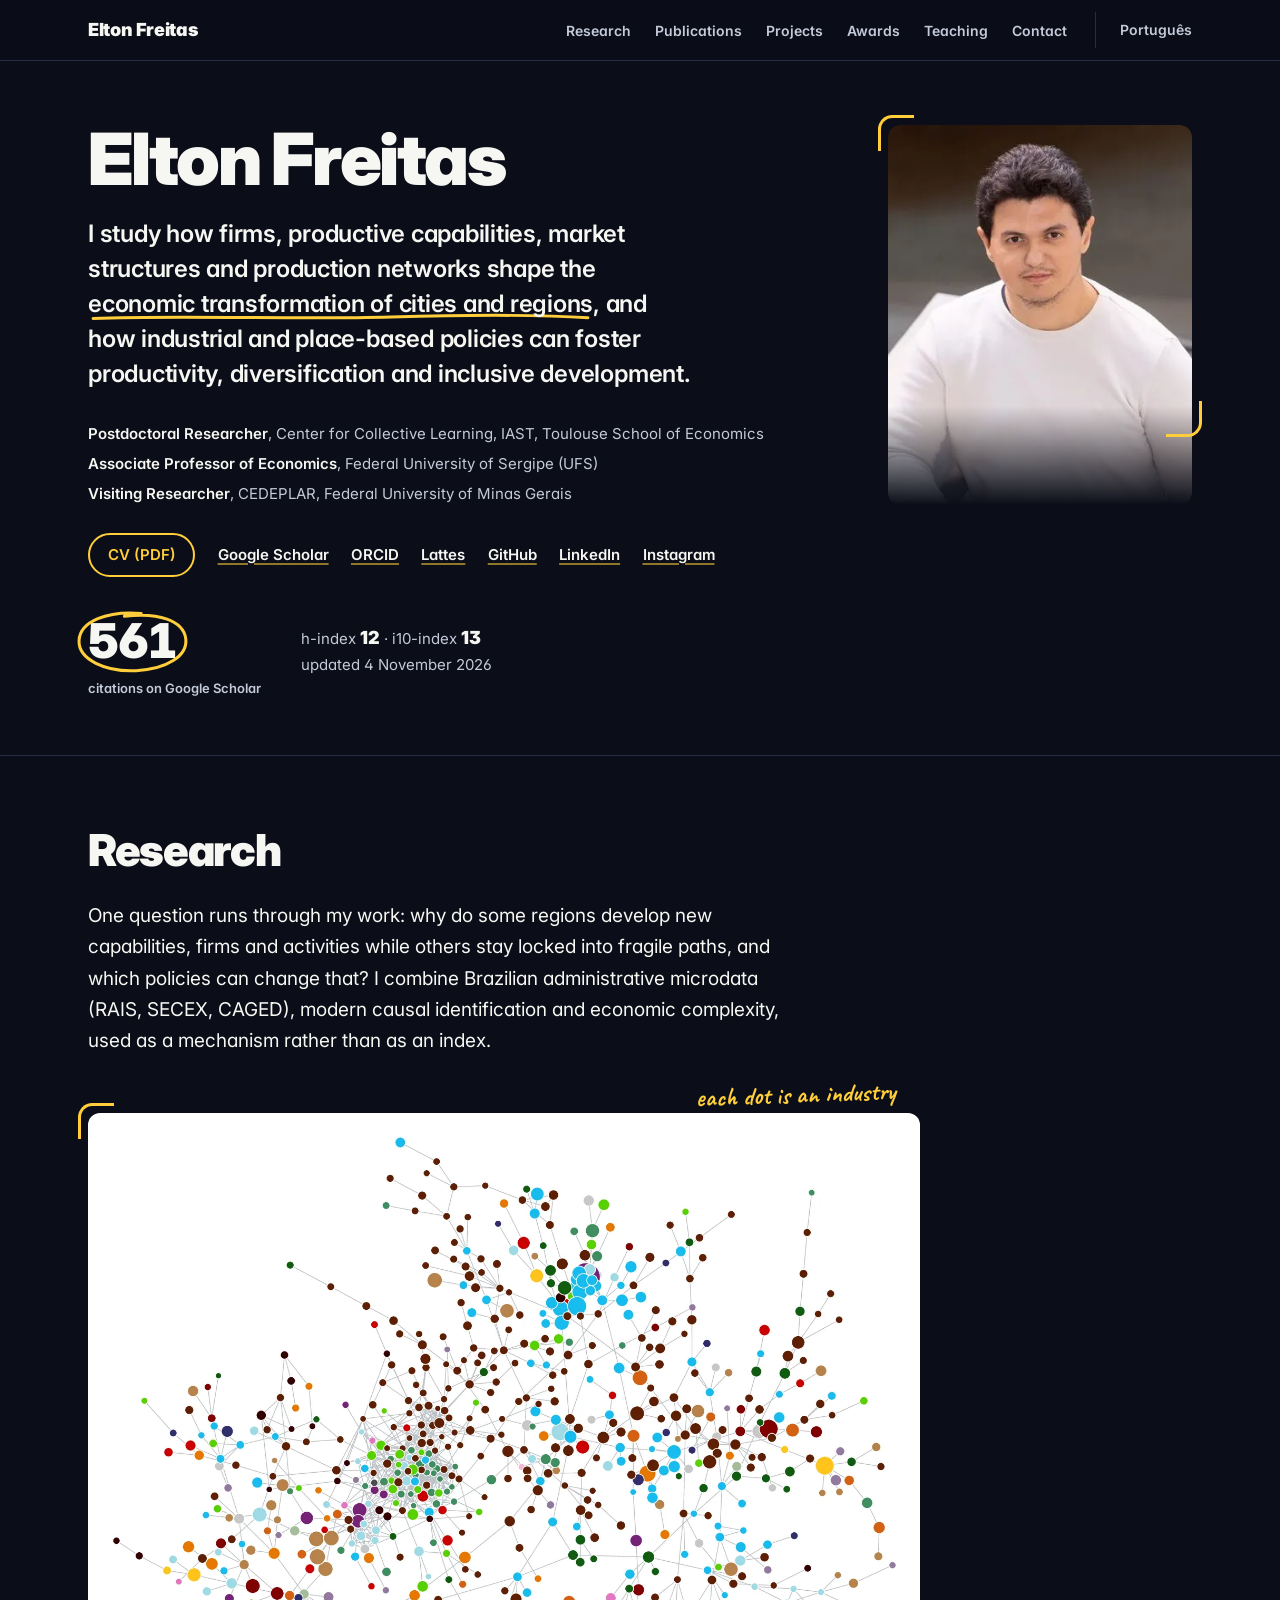
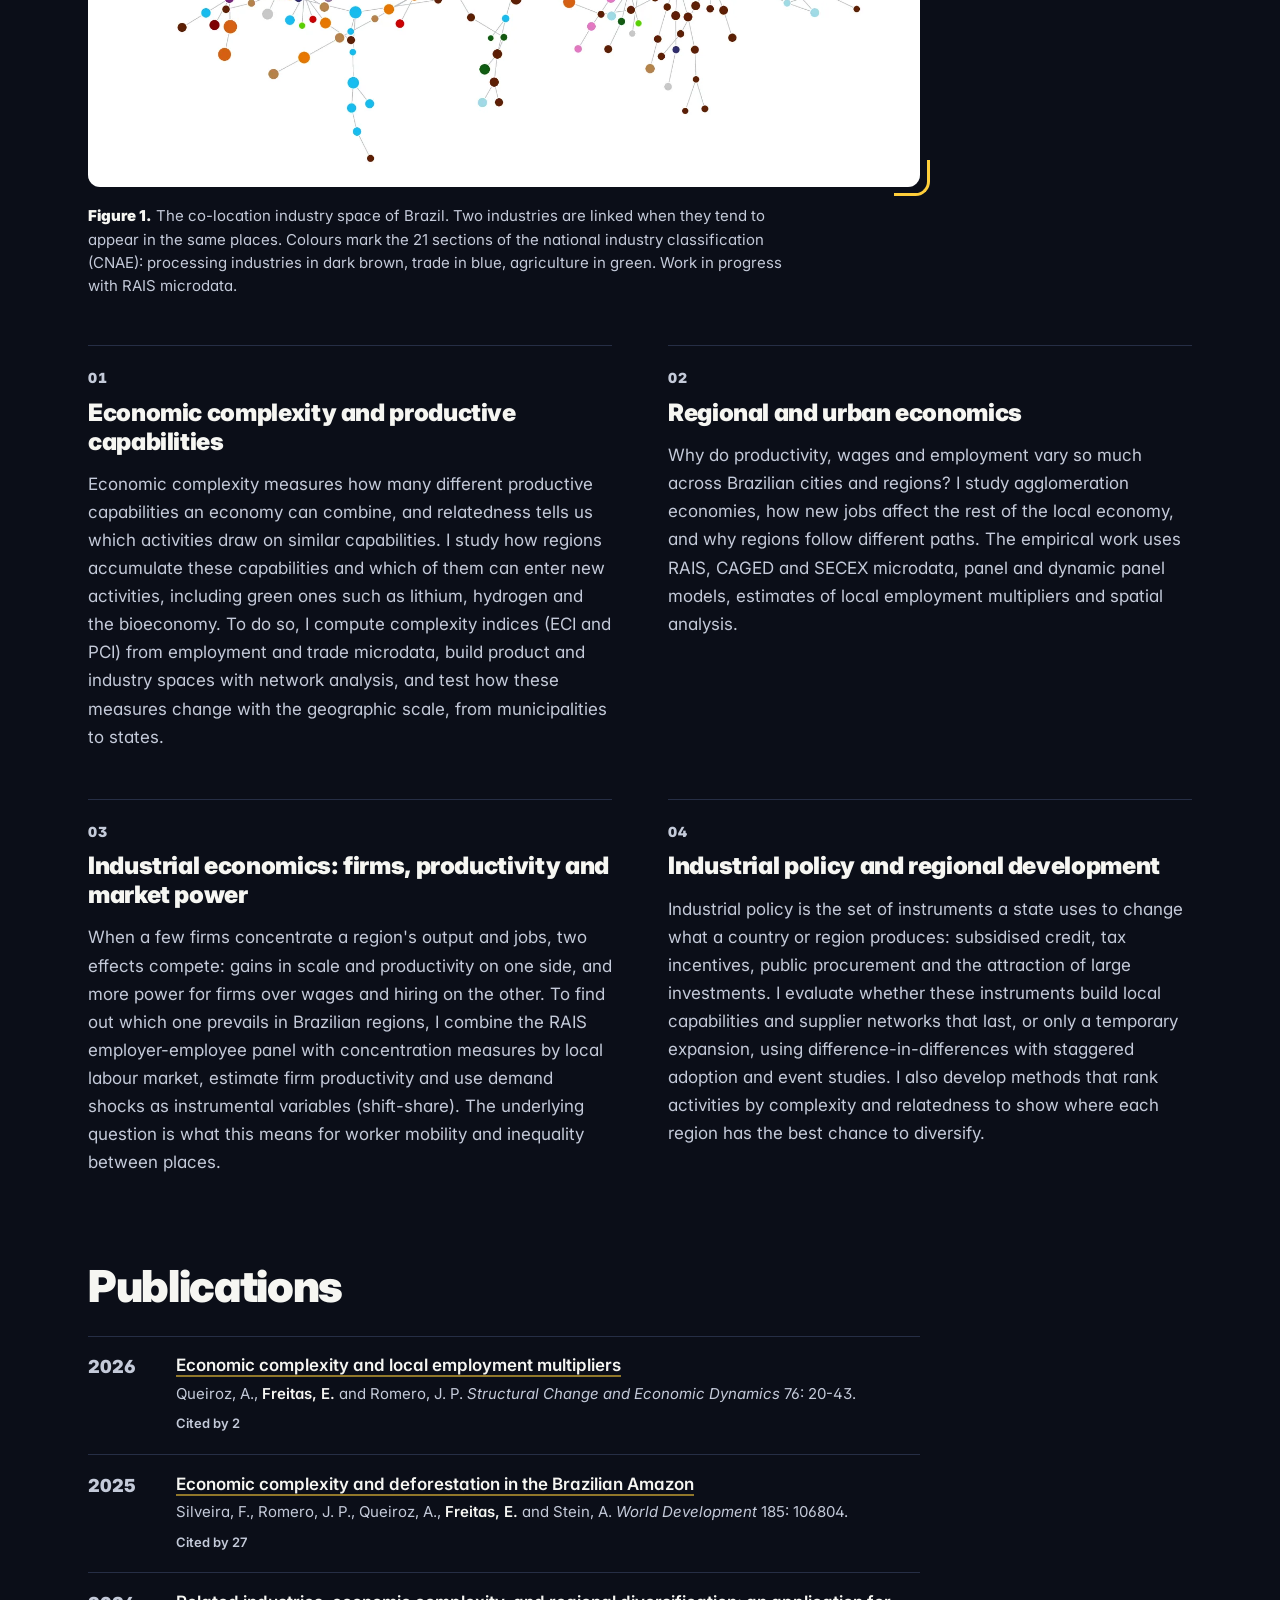
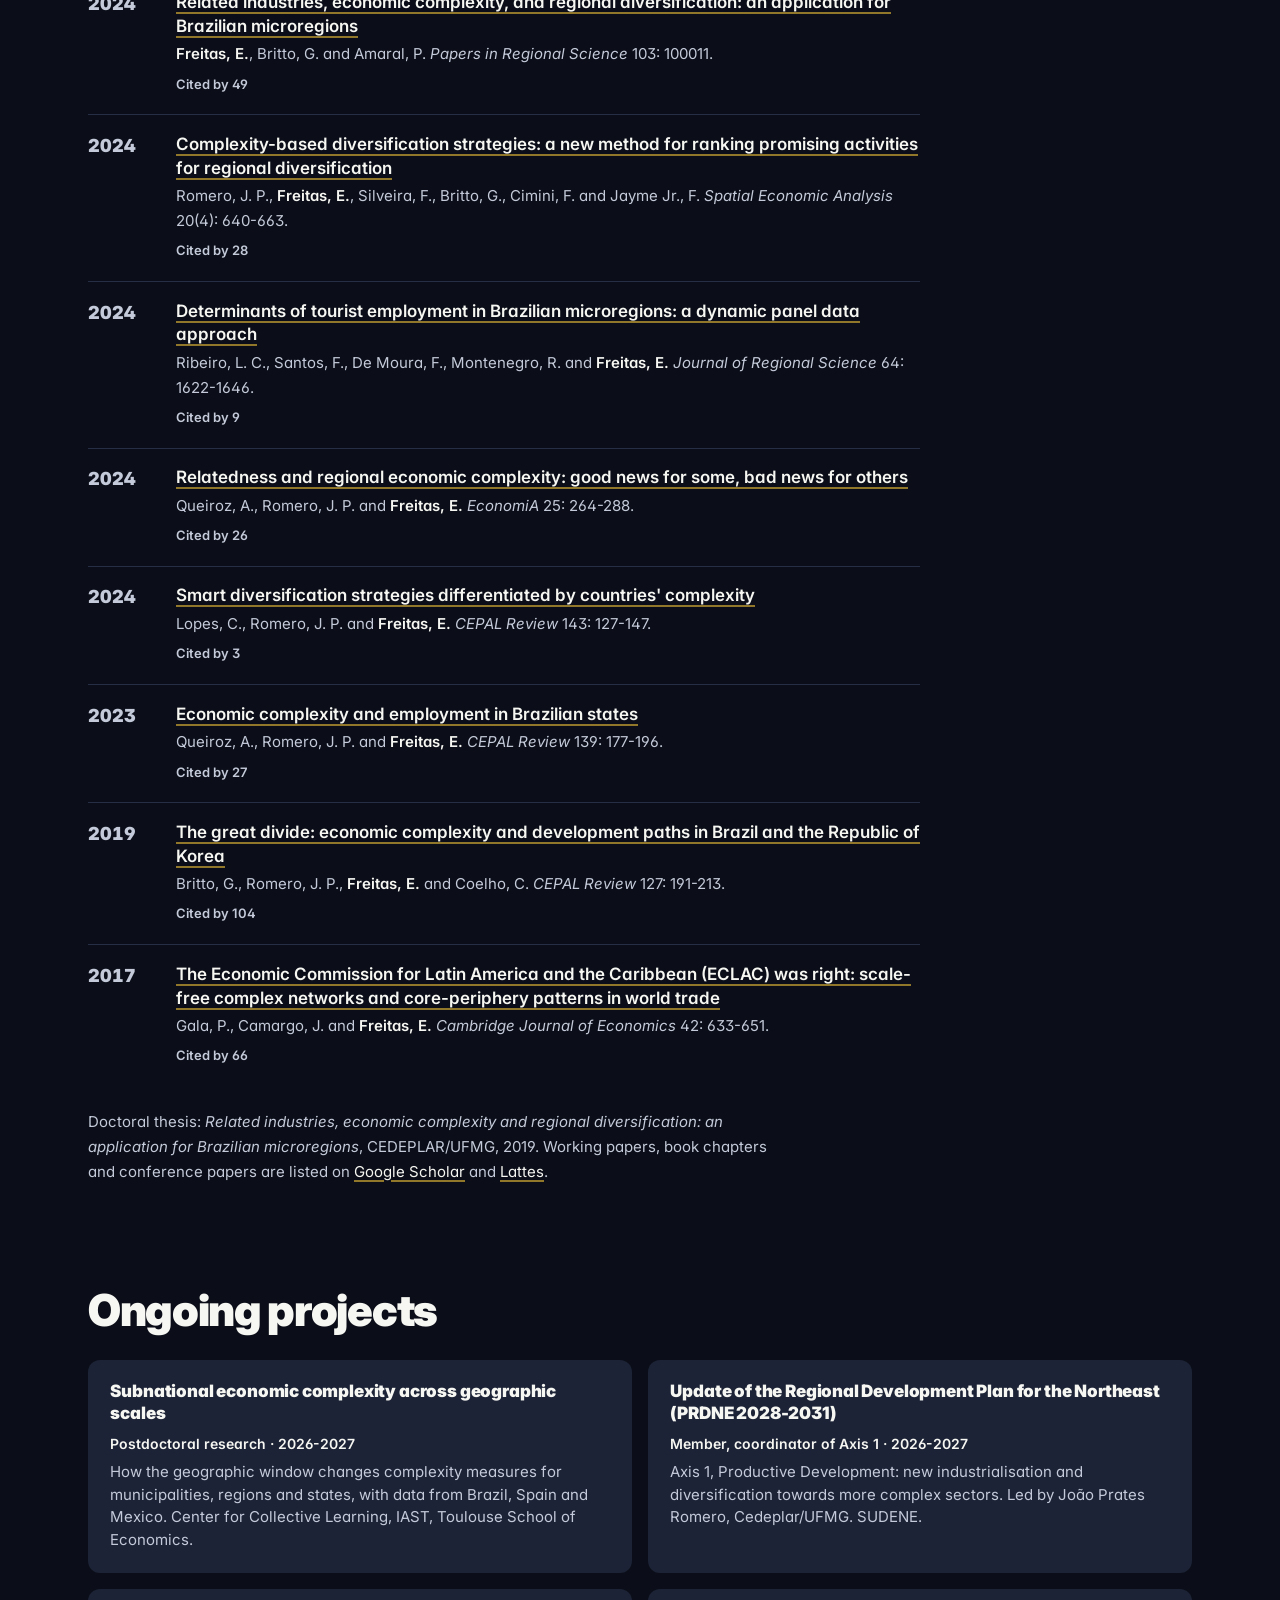
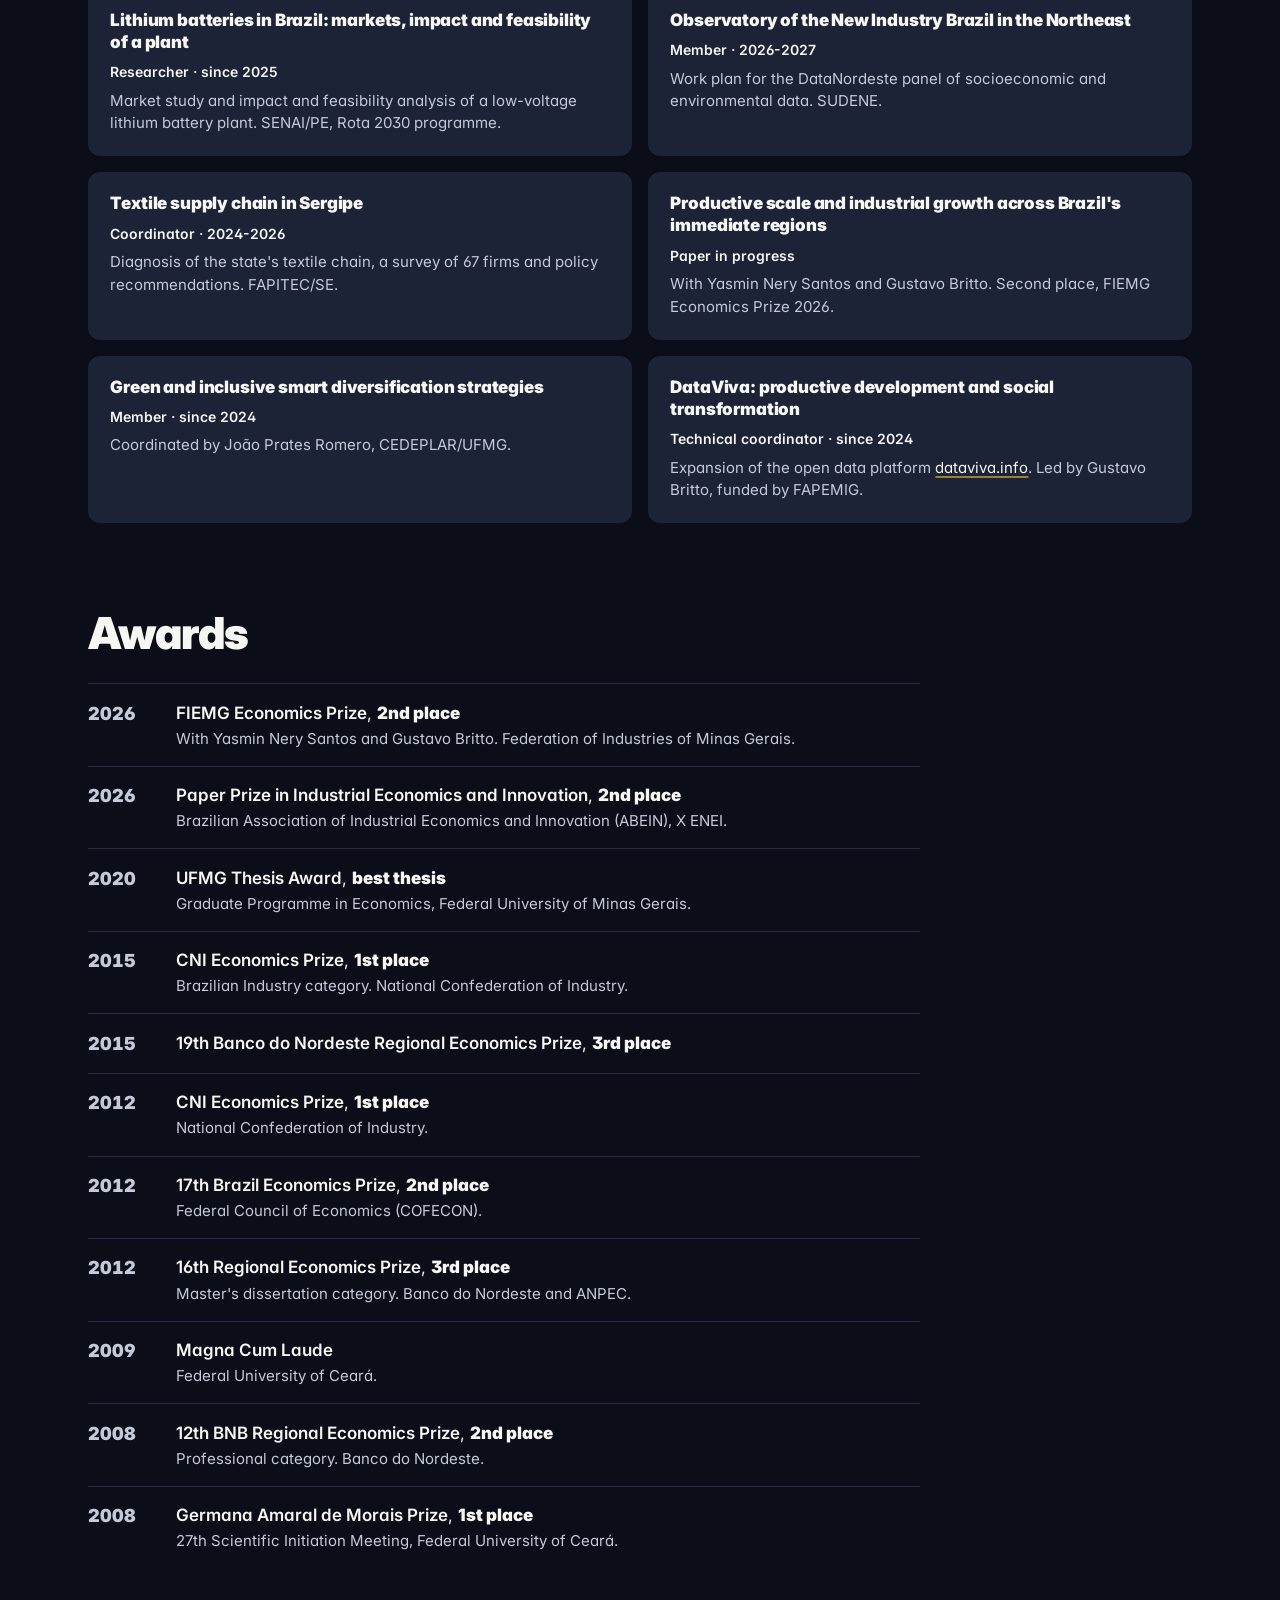
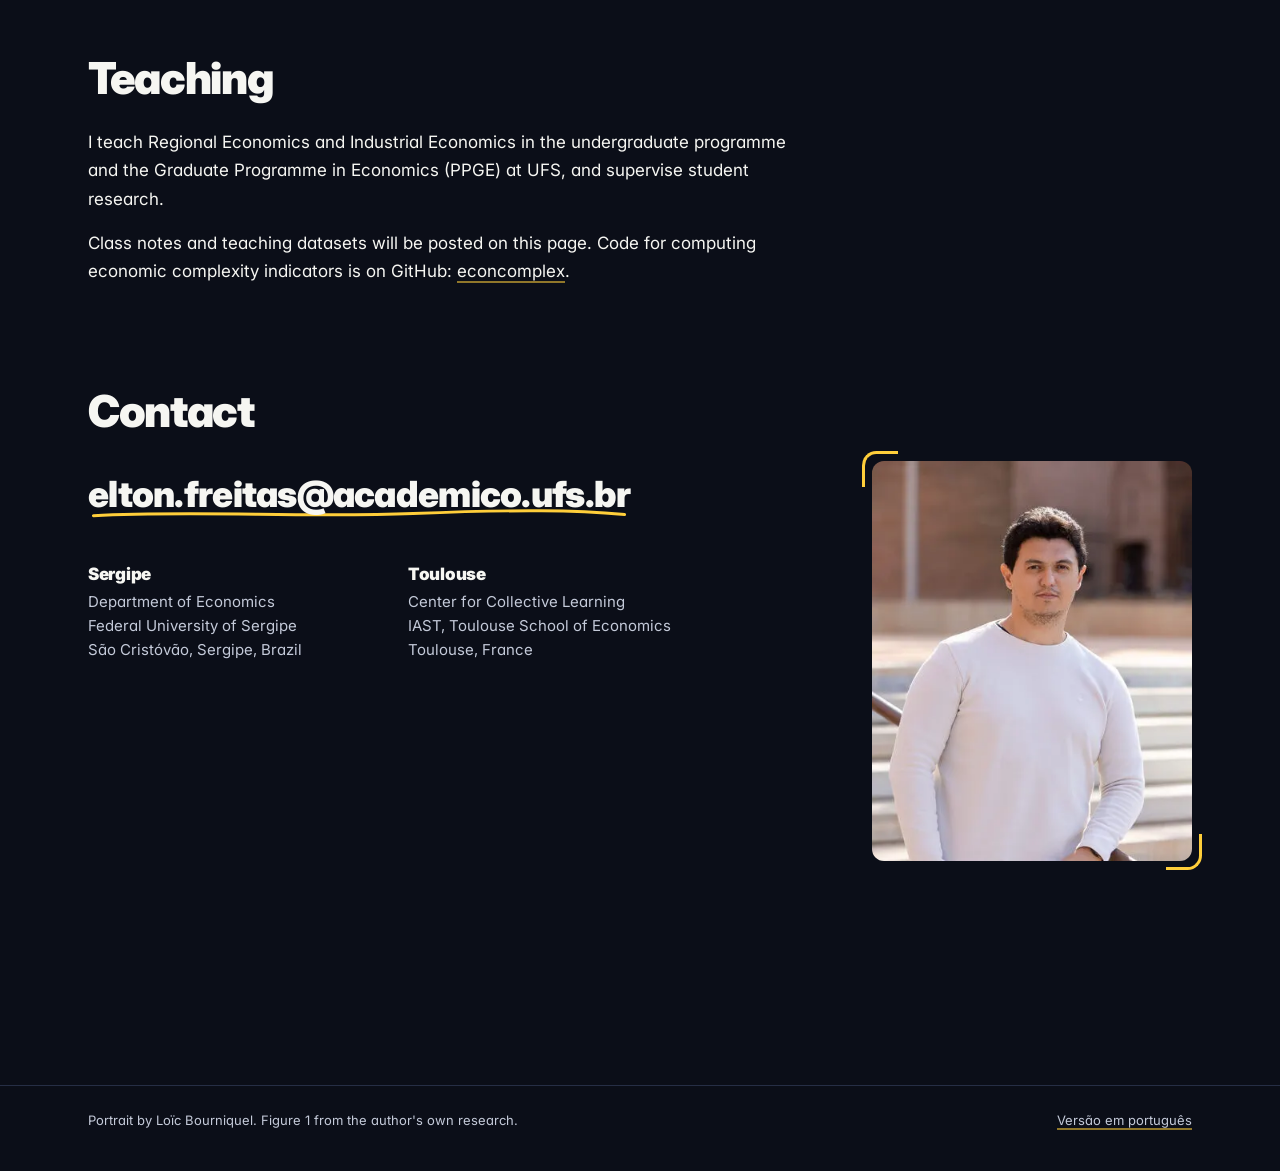
<file: index.html>
<!DOCTYPE html>
<html lang="en">
<head>
  <meta charset="utf-8">
  <meta name="viewport" content="width=device-width, initial-scale=1">
  <title>Elton Freitas, economist</title>
  <link rel="canonical" href="https://eltonfreitas.github.io/en/">
  <link rel="alternate" hreflang="en" href="https://eltonfreitas.github.io/en/">
  <link rel="alternate" hreflang="pt-BR" href="https://eltonfreitas.github.io/pt/">
  <link rel="icon" href="favicon.svg" type="image/svg+xml">
  <script>
    // Portuguese for visitors who chose it before or whose browser is in Portuguese; English otherwise.
    var lang = "en";
    try { lang = localStorage.getItem("lang") || ""; } catch (e) { lang = ""; }
    if (lang !== "pt" && lang !== "en") {
      lang = (navigator.language || "").toLowerCase().indexOf("pt") === 0 ? "pt" : "en";
    }
    location.replace(lang + "/" + location.hash);
  </script>
  <noscript><meta http-equiv="refresh" content="0; url=en/"></noscript>
</head>
<body>
  <p><a href="en/">English</a> · <a href="pt/" lang="pt-BR">Português</a></p>
</body>
</html>
</file>
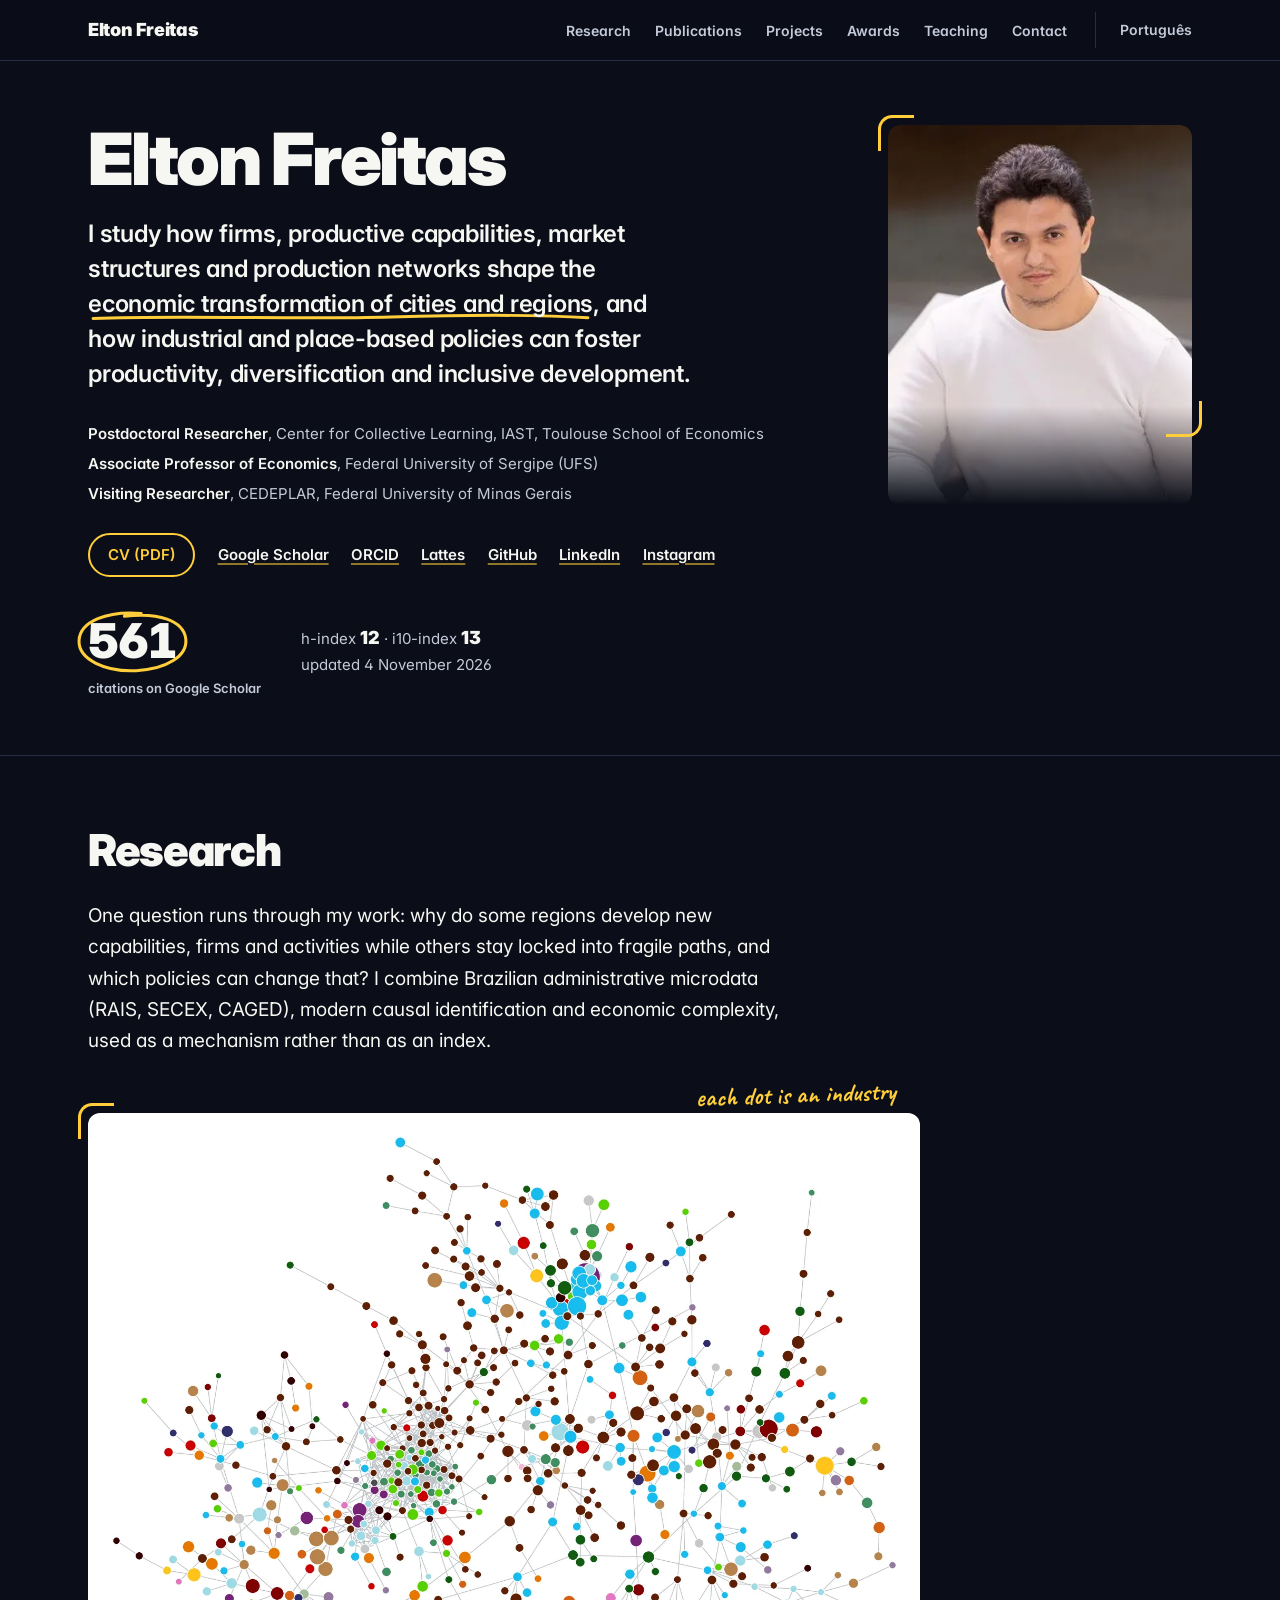
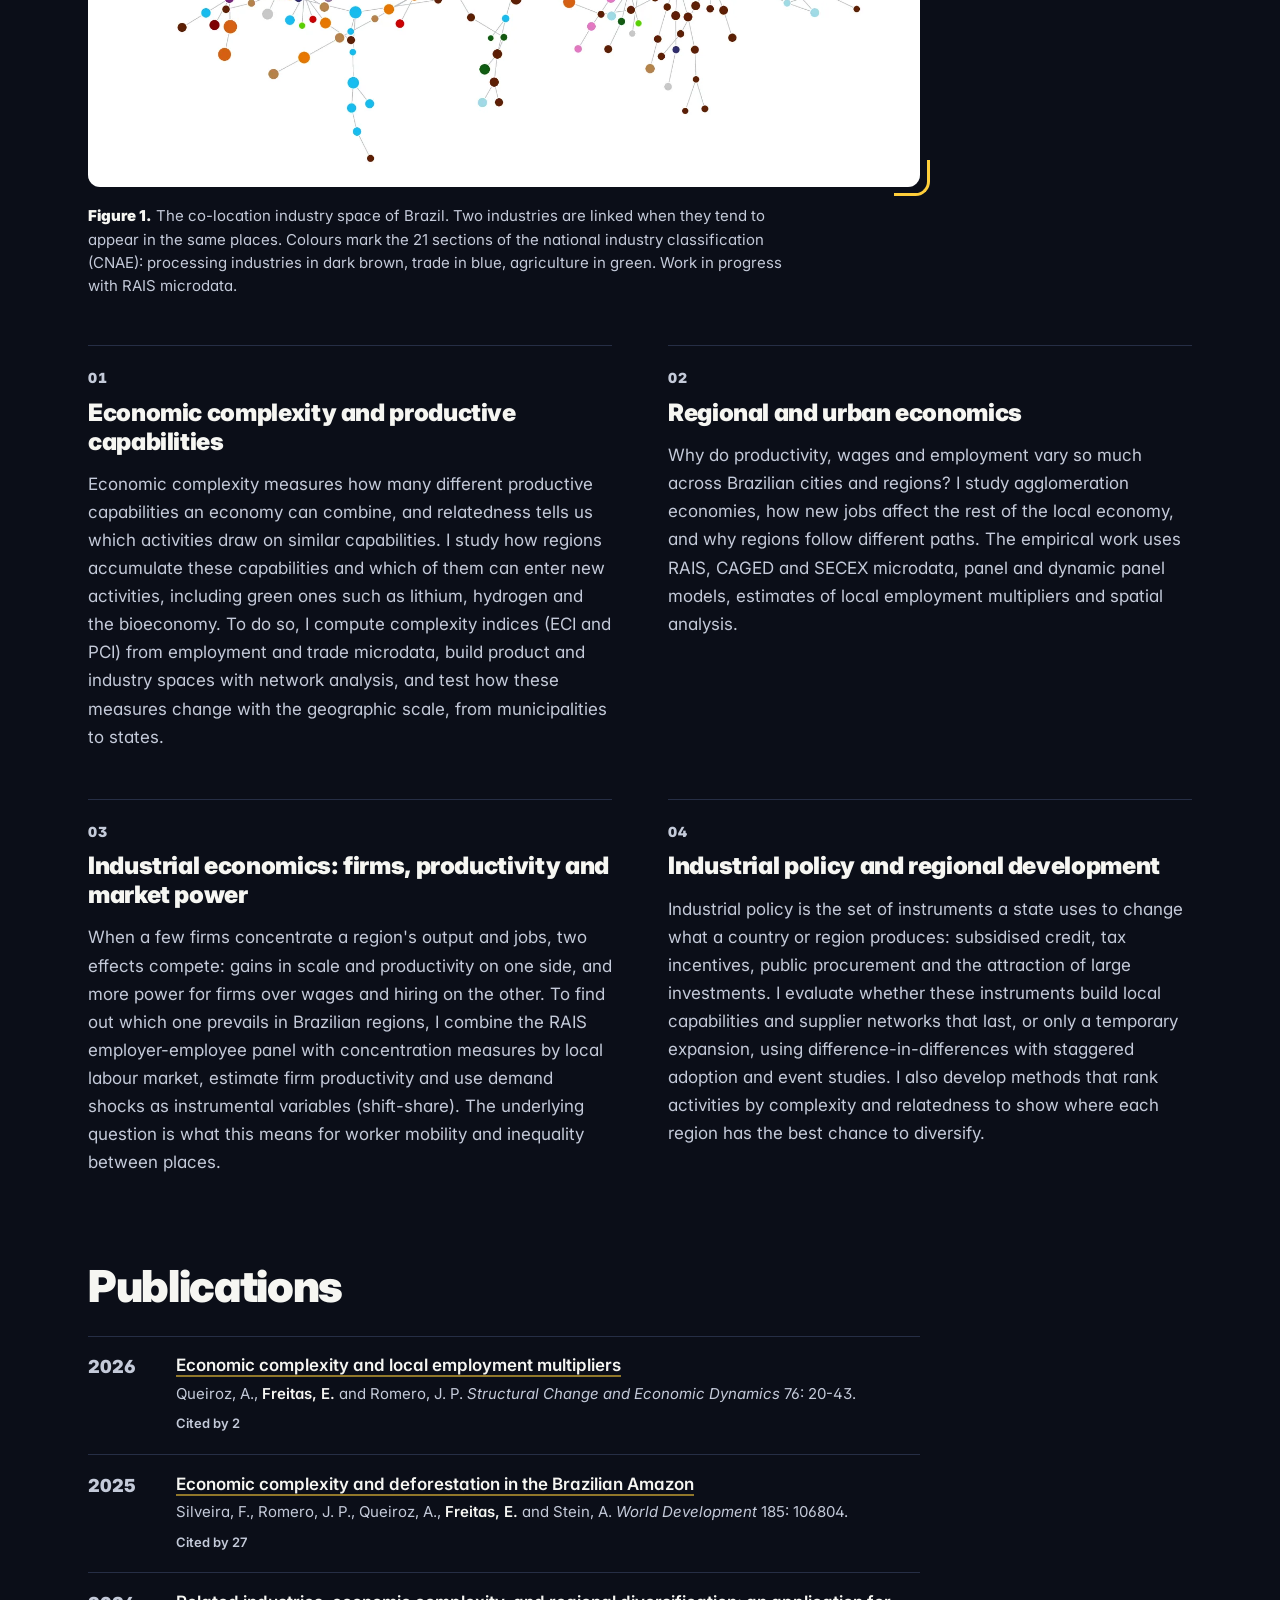
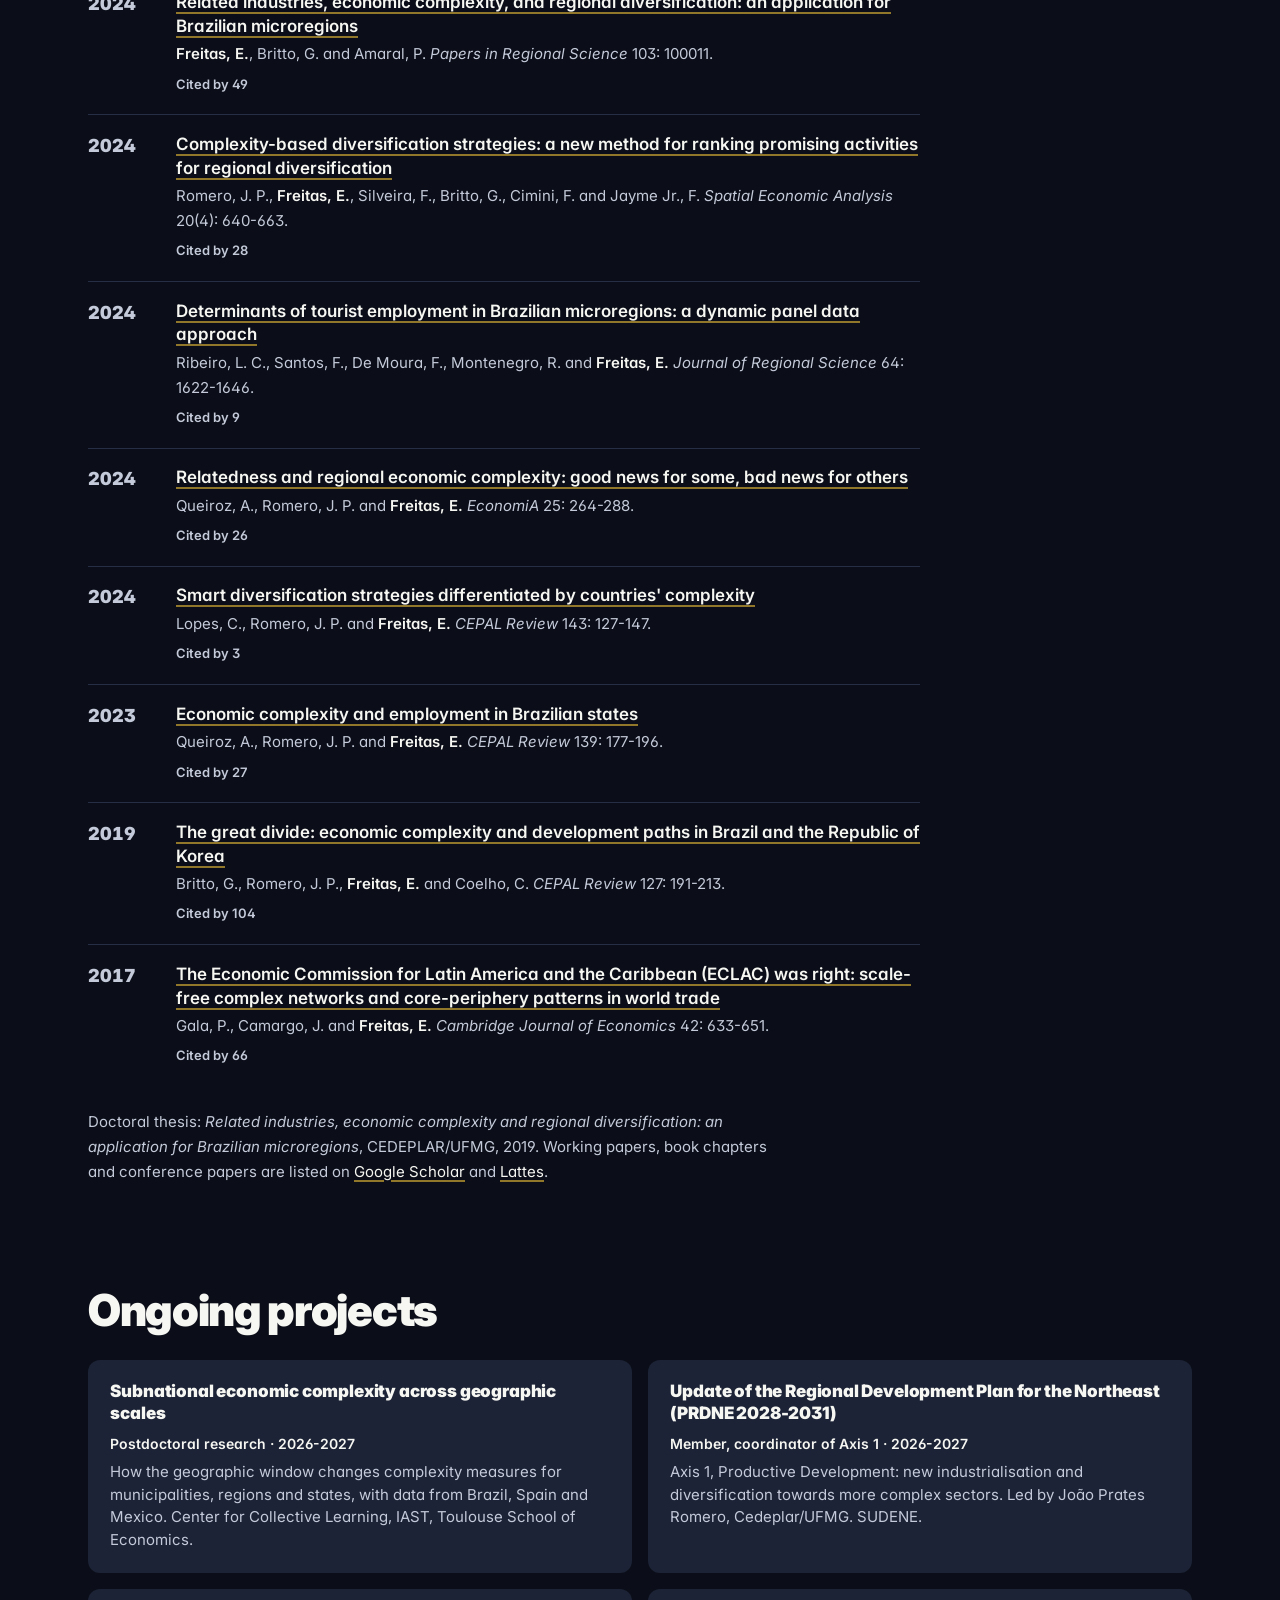
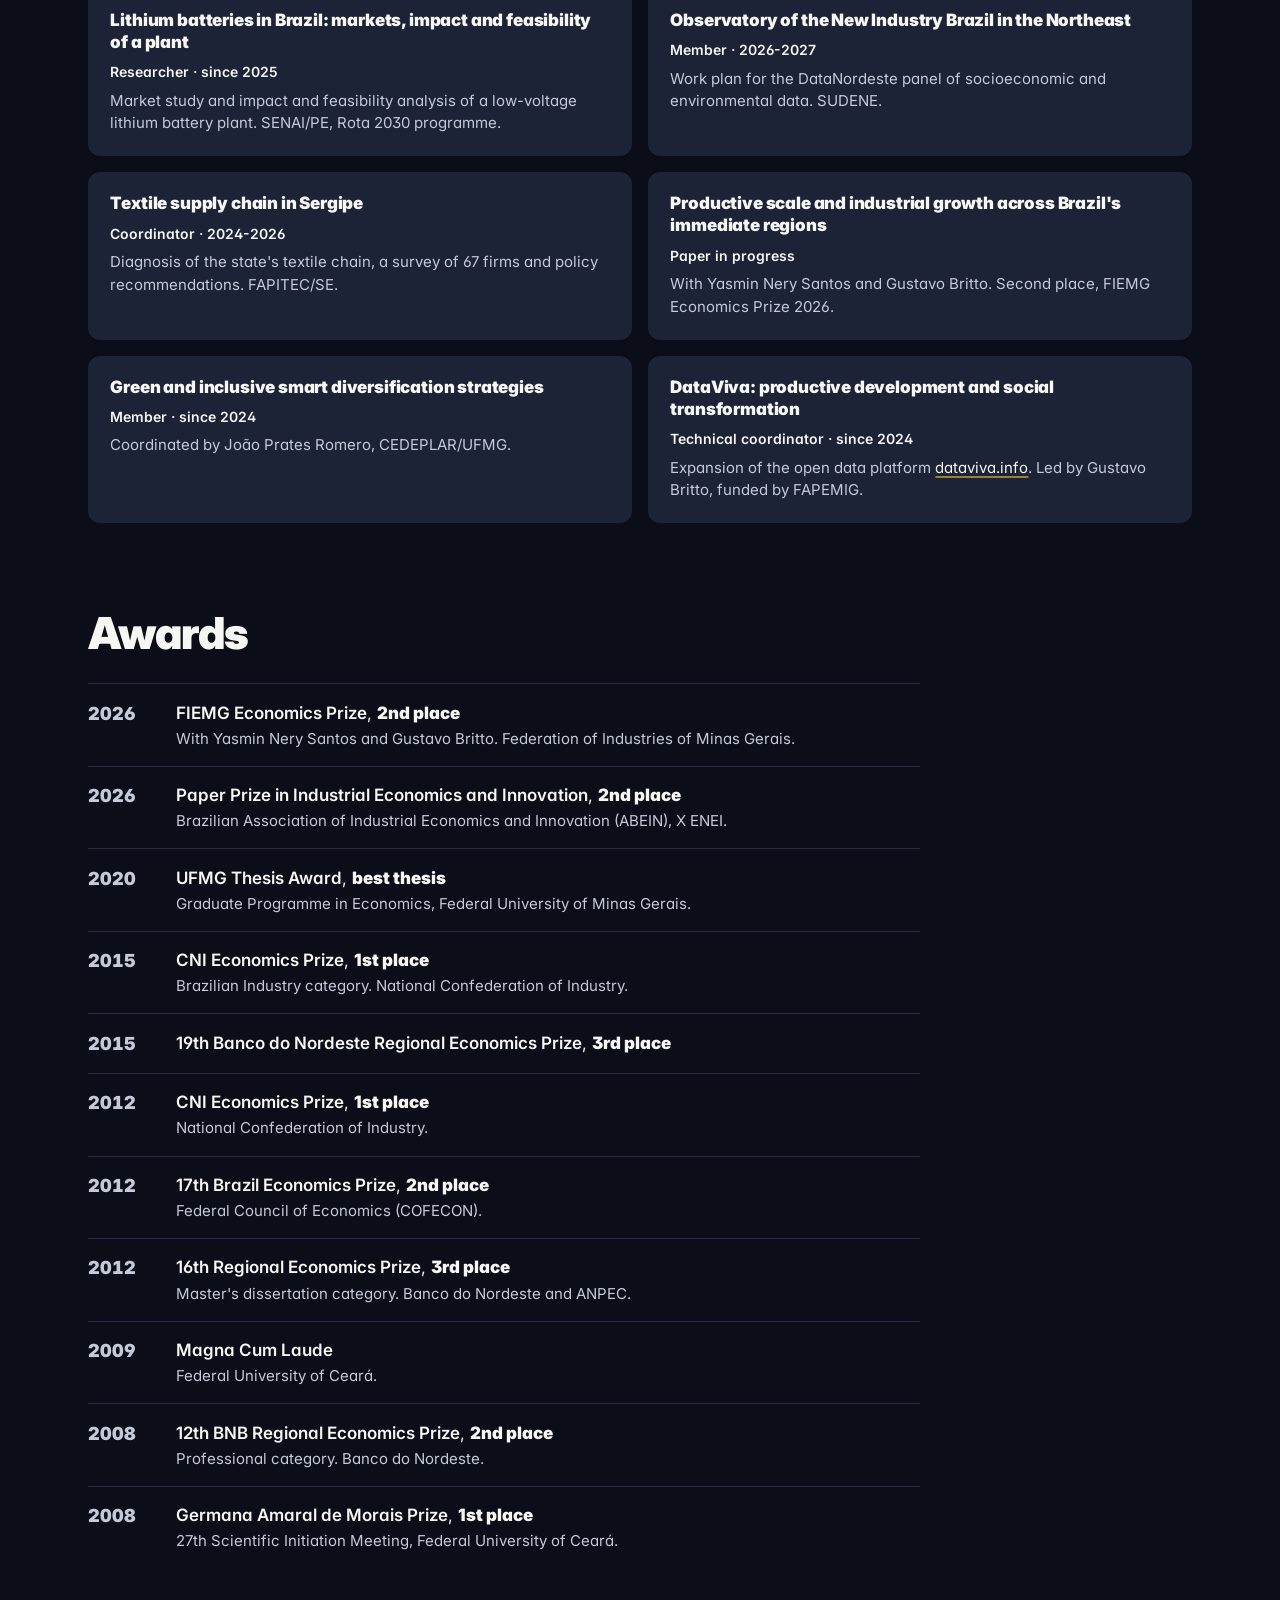
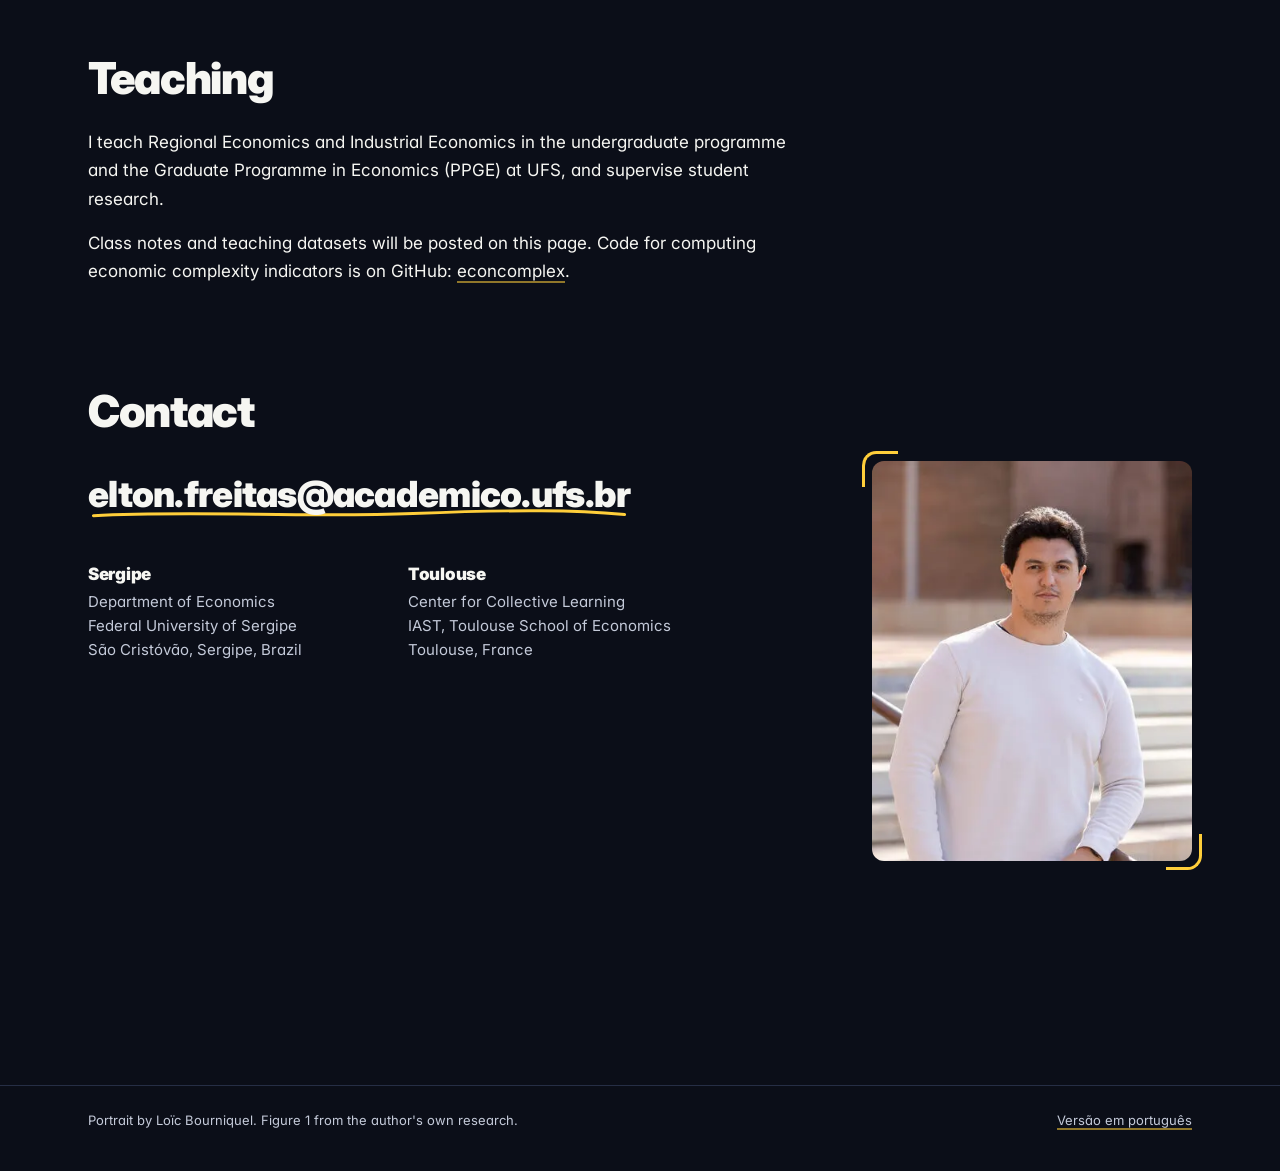
<file: en/index.html>
<!DOCTYPE html>
<html lang="en">
<head>
  <meta charset="utf-8">
  <meta name="viewport" content="width=device-width, initial-scale=1">
  <title>Elton Freitas, economist</title>
  <meta name="description" content="Elton Freitas studies how firms, productive capabilities and production networks shape the economic transformation of cities and regions, and how industrial and place-based policies can foster productivity, diversification and inclusive development.">
  <meta name="theme-color" content="#0b0e18">
  <link rel="canonical" href="https://eltonfreitas.github.io/en/">
  <link rel="alternate" hreflang="en" href="https://eltonfreitas.github.io/en/">
  <link rel="alternate" hreflang="pt-BR" href="https://eltonfreitas.github.io/pt/">
  <link rel="alternate" hreflang="x-default" href="https://eltonfreitas.github.io/en/">
  <link rel="icon" href="../favicon.svg" type="image/svg+xml">

  <meta property="og:type" content="profile">
  <meta property="og:title" content="Elton Freitas, economist">
  <meta property="og:description" content="Economics of productive transformation and regional development.">
  <meta property="og:url" content="https://eltonfreitas.github.io/en/">
  <meta property="og:image" content="https://eltonfreitas.github.io/img/web/industry-space.jpg">
  <meta property="og:locale" content="en_GB">
  <meta property="og:locale:alternate" content="pt_BR">
  <meta name="twitter:card" content="summary_large_image">

  <script>document.documentElement.classList.add("js");</script>
  <link rel="preconnect" href="https://fonts.googleapis.com">
  <link rel="preconnect" href="https://fonts.gstatic.com" crossorigin>
  <link href="https://fonts.googleapis.com/css2?family=Caveat:wght@700&amp;family=Inter:opsz,wght@14..32,400;14..32,600;14..32,900&amp;display=swap" rel="stylesheet">
  <link rel="stylesheet" href="../style.css?v=20">

  <script type="application/ld+json">
  {
    "@context": "https://schema.org",
    "@type": "Person",
    "name": "Elton Eduardo Freitas",
    "jobTitle": "Economist",
    "email": "mailto:elton.freitas@academico.ufs.br",
    "url": "https://eltonfreitas.github.io/en/",
    "image": "https://eltonfreitas.github.io/img/web/portrait-720.jpg",
    "affiliation": [
      {"@type": "Organization", "name": "Federal University of Sergipe"},
      {"@type": "Organization", "name": "Center for Collective Learning, IAST, Toulouse School of Economics"}
    ],
    "alumniOf": {"@type": "Organization", "name": "CEDEPLAR, Federal University of Minas Gerais"},
    "sameAs": [
      "https://scholar.google.com/citations?user=5jq6W3AAAAAJ",
      "https://orcid.org/0000-0001-8887-4471",
      "http://lattes.cnpq.br/7115134234408070",
      "https://www.linkedin.com/in/eltonfreitas7/",
      "https://www.instagram.com/eltonfreitas7/",
      "https://github.com/eltonfreitas"
    ]
  }
  </script>
</head>
<body>
<a class="skip" href="#content">Skip to content</a>

<header class="masthead">
  <div class="wrap">
    <a class="home" href="#top">Elton Freitas</a>
    <nav aria-label="Sections">
      <ul>
        <li><a href="#research">Research</a></li>
        <li><a href="#publications">Publications</a></li>
        <li><a href="#projects">Projects</a></li>
        <li><a href="#awards">Awards</a></li>
        <li><a href="#teaching">Teaching</a></li>
        <li><a href="#contact">Contact</a></li>
      </ul>
    </nav>
    <a class="lang" href="../pt/" hreflang="pt-BR" lang="pt-BR" data-lang-switch>Português</a>
  </div>
</header>

<div class="intro" id="top">
  <div class="wrap">
    <div>
      <h1>Elton Freitas</h1>
      <p class="statement">I study how firms, productive capabilities, market structures and production networks shape the <span class="hand-under">economic transformation of cities and regions<svg viewBox="0 0 300 14" preserveAspectRatio="none" aria-hidden="true"><path d="M3 9 C 60 4, 120 11, 180 7 S 270 4, 297 8"/></svg></span>, and how industrial and place-based policies can foster productivity, diversification and inclusive development.</p>
      <ul class="positions">
        <li><b>Postdoctoral Researcher</b>, Center for Collective Learning, IAST, Toulouse School of Economics</li>
        <li><b>Associate Professor of Economics</b>, Federal University of Sergipe (UFS)</li>
        <li><b>Visiting Researcher</b>, CEDEPLAR, Federal University of Minas Gerais</li>
      </ul>
      <ul class="links">
        <li><a class="cv" href="../files/CV_Elton_Freitas_EN.pdf">CV (PDF)</a></li>
        <li><a href="https://scholar.google.com/citations?user=5jq6W3AAAAAJ">Google Scholar</a></li>
        <li><a href="https://orcid.org/0000-0001-8887-4471">ORCID</a></li>
        <li><a href="http://lattes.cnpq.br/7115134234408070">Lattes</a></li>
        <li><a href="https://github.com/eltonfreitas">GitHub</a></li>
        <li><a href="https://www.linkedin.com/in/eltonfreitas7/">LinkedIn</a></li>
        <li><a href="https://www.instagram.com/eltonfreitas7/">Instagram</a></li>
      </ul>
      <div class="metrics">
        <div>
          <span class="hand-circle"><span class="big" data-metric="citations">561</span><svg viewBox="0 0 140 90" preserveAspectRatio="none" aria-hidden="true"><path d="M80 6 C 40 2, 7 17, 6 43 C 5 69, 38 86, 74 84 C 110 82, 136 64, 133 40 C 130 16, 101 4, 60 10"/></svg></span>
          <span class="label">citations on Google Scholar</span>
        </div>
        <p class="small">h-index <strong data-metric="h_index">12</strong> · i10-index <strong data-metric="i10_index">13</strong><br>
          updated <time data-metric-date datetime="2026-11-04">4 November 2026</time></p>
      </div>
    </div>
    <figure class="frame portrait">
      <picture>
        <source type="image/webp" srcset="../img/web/portrait-360.webp 360w, ../img/web/portrait-720.webp 720w" sizes="(max-width: 48rem) 10rem, 19rem">
        <img src="../img/web/portrait-720.jpg" srcset="../img/web/portrait-360.jpg 360w, ../img/web/portrait-720.jpg 720w" sizes="(max-width: 48rem) 10rem, 19rem" width="720" height="900" alt="Portrait of Elton Freitas">
      </picture>
    </figure>
  </div>
</div>

<main id="content">
  <div class="wrap">

    <section id="research">
      <h2>Research</h2>
      <p class="lead">One question runs through my work: why do some regions develop new capabilities, firms and activities while others stay locked into fragile paths, and which policies can change that? I combine Brazilian administrative microdata (RAIS, SECEX, CAGED), modern causal identification and economic complexity, used as a mechanism rather than as an index.</p>

      <figure class="figure">
        <div class="panel frame">
          <span class="note" aria-hidden="true">each dot is an industry</span>
          <a href="../img/web/industry-space.jpg" title="Open Figure 1 at full size">
            <picture>
              <source type="image/webp" srcset="../img/web/industry-space.webp">
              <img src="../img/web/industry-space.jpg" width="1518" height="1218" loading="lazy" decoding="async" alt="A network of several hundred coloured dots joined by thin grey lines. A dense core of manufacturing industries sits at the centre left, with branches of trade, services and agriculture spreading outward.">
            </picture>
          </a>
        </div>
        <figcaption><b>Figure 1.</b> The co-location industry space of Brazil. Two industries are linked when they tend to appear in the same places. Colours mark the 21 sections of the national industry classification (CNAE): processing industries in dark brown, trade in blue, agriculture in green. Work in progress with RAIS microdata.</figcaption>
      </figure>

      <div class="axes">
        <article class="axis">
          <span class="num">01</span>
          <h3>Economic complexity and productive capabilities</h3>
          <p>Economic complexity measures how many different productive capabilities an economy can combine, and relatedness tells us which activities draw on similar capabilities. I study how regions accumulate these capabilities and which of them can enter new activities, including green ones such as lithium, hydrogen and the bioeconomy. To do so, I compute complexity indices (ECI and PCI) from employment and trade microdata, build product and industry spaces with network analysis, and test how these measures change with the geographic scale, from municipalities to states.</p>
        </article>

        <article class="axis">
          <span class="num">02</span>
          <h3>Regional and urban economics</h3>
          <p>Why do productivity, wages and employment vary so much across Brazilian cities and regions? I study agglomeration economies, how new jobs affect the rest of the local economy, and why regions follow different paths. The empirical work uses RAIS, CAGED and SECEX microdata, panel and dynamic panel models, estimates of local employment multipliers and spatial analysis.</p>
        </article>

        <article class="axis">
          <span class="num">03</span>
          <h3>Industrial economics: firms, productivity and market power</h3>
          <p>When a few firms concentrate a region's output and jobs, two effects compete: gains in scale and productivity on one side, and more power for firms over wages and hiring on the other. To find out which one prevails in Brazilian regions, I combine the RAIS employer-employee panel with concentration measures by local labour market, estimate firm productivity and use demand shocks as instrumental variables (shift-share). The underlying question is what this means for worker mobility and inequality between places.</p>
        </article>

        <article class="axis">
          <span class="num">04</span>
          <h3>Industrial policy and regional development</h3>
          <p>Industrial policy is the set of instruments a state uses to change what a country or region produces: subsidised credit, tax incentives, public procurement and the attraction of large investments. I evaluate whether these instruments build local capabilities and supplier networks that last, or only a temporary expansion, using difference-in-differences with staggered adoption and event studies. I also develop methods that rank activities by complexity and relatedness to show where each region has the best chance to diversify.</p>
        </article>
      </div>
    </section>

    <section id="publications">
      <h2>Publications</h2>
      <ol class="bib" reversed>
        <li>
          <span class="year">2026</span>
          <div>
            <span class="title"><a href="https://doi.org/10.1016/j.strueco.2025.11.005">Economic complexity and local employment multipliers</a></span>
            <span class="meta">Queiroz, A., <b>Freitas, E.</b> and Romero, J. P. <cite>Structural Change and Economic Dynamics</cite> 76: 20-43.</span>
            <span class="cites" data-cites="10.1016/j.strueco.2025.11.005">Cited by <span class="n">2</span></span>
          </div>
        </li>
        <li>
          <span class="year">2025</span>
          <div>
            <span class="title"><a href="https://doi.org/10.1016/j.worlddev.2024.106804">Economic complexity and deforestation in the Brazilian Amazon</a></span>
            <span class="meta">Silveira, F., Romero, J. P., Queiroz, A., <b>Freitas, E.</b> and Stein, A. <cite>World Development</cite> 185: 106804.</span>
            <span class="cites" data-cites="10.1016/j.worlddev.2024.106804">Cited by <span class="n">27</span></span>
          </div>
        </li>
        <li>
          <span class="year">2024</span>
          <div>
            <span class="title"><a href="https://doi.org/10.1016/j.pirs.2024.100011">Related industries, economic complexity, and regional diversification: an application for Brazilian microregions</a></span>
            <span class="meta"><b>Freitas, E.</b>, Britto, G. and Amaral, P. <cite>Papers in Regional Science</cite> 103: 100011.</span>
            <span class="cites" data-cites="10.1016/j.pirs.2024.100011">Cited by <span class="n">49</span></span>
          </div>
        </li>
        <li>
          <span class="year">2024</span>
          <div>
            <span class="title"><a href="https://doi.org/10.1080/17421772.2024.2384744">Complexity-based diversification strategies: a new method for ranking promising activities for regional diversification</a></span>
            <span class="meta">Romero, J. P., <b>Freitas, E.</b>, Silveira, F., Britto, G., Cimini, F. and Jayme Jr., F. <cite>Spatial Economic Analysis</cite> 20(4): 640-663.</span>
            <span class="cites" data-cites="10.1080/17421772.2024.2384744">Cited by <span class="n">28</span></span>
          </div>
        </li>
        <li>
          <span class="year">2024</span>
          <div>
            <span class="title"><a href="https://doi.org/10.1111/jors.12723">Determinants of tourist employment in Brazilian microregions: a dynamic panel data approach</a></span>
            <span class="meta">Ribeiro, L. C., Santos, F., De Moura, F., Montenegro, R. and <b>Freitas, E.</b> <cite>Journal of Regional Science</cite> 64: 1622-1646.</span>
            <span class="cites" data-cites="10.1111/jors.12723">Cited by <span class="n">9</span></span>
          </div>
        </li>
        <li>
          <span class="year">2024</span>
          <div>
            <span class="title"><a href="https://doi.org/10.1108/econ-11-2023-0185">Relatedness and regional economic complexity: good news for some, bad news for others</a></span>
            <span class="meta">Queiroz, A., Romero, J. P. and <b>Freitas, E.</b> <cite>EconomiA</cite> 25: 264-288.</span>
            <span class="cites" data-cites="10.1108/econ-11-2023-0185">Cited by <span class="n">26</span></span>
          </div>
        </li>
        <li>
          <span class="year">2024</span>
          <div>
            <span class="title"><a href="https://doi.org/10.18356/16840348-2024-143-7">Smart diversification strategies differentiated by countries' complexity</a></span>
            <span class="meta">Lopes, C., Romero, J. P. and <b>Freitas, E.</b> <cite>CEPAL Review</cite> 143: 127-147.</span>
            <span class="cites" data-cites="10.18356/16840348-2024-143-7">Cited by <span class="n">3</span></span>
          </div>
        </li>
        <li>
          <span class="year">2023</span>
          <div>
            <span class="title"><a href="https://doi.org/10.18356/16840348-2023-139-9">Economic complexity and employment in Brazilian states</a></span>
            <span class="meta">Queiroz, A., Romero, J. P. and <b>Freitas, E.</b> <cite>CEPAL Review</cite> 139: 177-196.</span>
            <span class="cites" data-cites="10.18356/16840348-2023-139-9">Cited by <span class="n">27</span></span>
          </div>
        </li>
        <li>
          <span class="year">2019</span>
          <div>
            <span class="title"><a href="https://doi.org/10.18356/d06fff2f-en">The great divide: economic complexity and development paths in Brazil and the Republic of Korea</a></span>
            <span class="meta">Britto, G., Romero, J. P., <b>Freitas, E.</b> and Coelho, C. <cite>CEPAL Review</cite> 127: 191-213.</span>
            <span class="cites" data-cites="10.18356/d06fff2f-en">Cited by <span class="n">104</span></span>
          </div>
        </li>
        <li>
          <span class="year">2017</span>
          <div>
            <span class="title"><a href="https://doi.org/10.1093/cje/bex057">The Economic Commission for Latin America and the Caribbean (ECLAC) was right: scale-free complex networks and core-periphery patterns in world trade</a></span>
            <span class="meta">Gala, P., Camargo, J. and <b>Freitas, E.</b> <cite>Cambridge Journal of Economics</cite> 42: 633-651.</span>
            <span class="cites" data-cites="10.1093/cje/bex057">Cited by <span class="n">66</span></span>
          </div>
        </li>
      </ol>
      <p class="after-list">Doctoral thesis: <em>Related industries, economic complexity and regional diversification: an application for Brazilian microregions</em>, CEDEPLAR/UFMG, 2019. Working papers, book chapters and conference papers are listed on <a href="https://scholar.google.com/citations?user=5jq6W3AAAAAJ">Google Scholar</a> and <a href="http://lattes.cnpq.br/7115134234408070">Lattes</a>.</p>
    </section>

    <section id="projects">
      <h2>Ongoing projects</h2>
      <ul class="projects">
        <li>
          <span class="what">Subnational economic complexity across geographic scales</span>
          <span class="role">Postdoctoral research · 2026-2027</span>
          <span class="detail">How the geographic window changes complexity measures for municipalities, regions and states, with data from Brazil, Spain and Mexico. Center for Collective Learning, IAST, Toulouse School of Economics.</span>
        </li>
        <li>
          <span class="what">Update of the Regional Development Plan for the Northeast (PRDNE 2028-2031)</span>
          <span class="role">Member, coordinator of Axis 1 · 2026-2027</span>
          <span class="detail">Axis 1, Productive Development: new industrialisation and diversification towards more complex sectors. Led by João Prates Romero, Cedeplar/UFMG. SUDENE.</span>
        </li>
        <li>
          <span class="what">Lithium batteries in Brazil: markets, impact and feasibility of a plant</span>
          <span class="role">Researcher · since 2025</span>
          <span class="detail">Market study and impact and feasibility analysis of a low-voltage lithium battery plant. SENAI/PE, Rota 2030 programme.</span>
        </li>
        <li>
          <span class="what">Observatory of the New Industry Brazil in the Northeast</span>
          <span class="role">Member · 2026-2027</span>
          <span class="detail">Work plan for the DataNordeste panel of socioeconomic and environmental data. SUDENE.</span>
        </li>
        <li>
          <span class="what">Textile supply chain in Sergipe</span>
          <span class="role">Coordinator · 2024-2026</span>
          <span class="detail">Diagnosis of the state's textile chain, a survey of 67 firms and policy recommendations. FAPITEC/SE.</span>
        </li>
        <li>
          <span class="what">Productive scale and industrial growth across Brazil's immediate regions</span>
          <span class="role">Paper in progress</span>
          <span class="detail">With Yasmin Nery Santos and Gustavo Britto. Second place, FIEMG Economics Prize 2026.</span>
        </li>
        <li>
          <span class="what">Green and inclusive smart diversification strategies</span>
          <span class="role">Member · since 2024</span>
          <span class="detail">Coordinated by João Prates Romero, CEDEPLAR/UFMG.</span>
        </li>
        <li>
          <span class="what">DataViva: productive development and social transformation</span>
          <span class="role">Technical coordinator · since 2024</span>
          <span class="detail">Expansion of the open data platform <a href="https://dataviva.info">dataviva.info</a>. Led by Gustavo Britto, funded by FAPEMIG.</span>
        </li>
      </ul>
    </section>

    <section id="awards">
      <h2>Awards</h2>
      <ul class="awards">
        <li><span class="year">2026</span><div><span class="what">FIEMG Economics Prize</span>, <span class="place">2nd place</span><span class="detail">With Yasmin Nery Santos and Gustavo Britto. Federation of Industries of Minas Gerais.</span></div></li>
        <li><span class="year">2026</span><div><span class="what">Paper Prize in Industrial Economics and Innovation</span>, <span class="place">2nd place</span><span class="detail">Brazilian Association of Industrial Economics and Innovation (ABEIN), X ENEI.</span></div></li>
        <li><span class="year">2020</span><div><span class="what">UFMG Thesis Award</span>, <span class="place">best thesis</span><span class="detail">Graduate Programme in Economics, Federal University of Minas Gerais.</span></div></li>
        <li><span class="year">2015</span><div><span class="what">CNI Economics Prize</span>, <span class="place">1st place</span><span class="detail">Brazilian Industry category. National Confederation of Industry.</span></div></li>
        <li><span class="year">2015</span><div><span class="what">19th Banco do Nordeste Regional Economics Prize</span>, <span class="place">3rd place</span></div></li>
        <li><span class="year">2012</span><div><span class="what">CNI Economics Prize</span>, <span class="place">1st place</span><span class="detail">National Confederation of Industry.</span></div></li>
        <li><span class="year">2012</span><div><span class="what">17th Brazil Economics Prize</span>, <span class="place">2nd place</span><span class="detail">Federal Council of Economics (COFECON).</span></div></li>
        <li><span class="year">2012</span><div><span class="what">16th Regional Economics Prize</span>, <span class="place">3rd place</span><span class="detail">Master's dissertation category. Banco do Nordeste and ANPEC.</span></div></li>
        <li><span class="year">2009</span><div><span class="what">Magna Cum Laude</span><span class="detail">Federal University of Ceará.</span></div></li>
        <li><span class="year">2008</span><div><span class="what">12th BNB Regional Economics Prize</span>, <span class="place">2nd place</span><span class="detail">Professional category. Banco do Nordeste.</span></div></li>
        <li><span class="year">2008</span><div><span class="what">Germana Amaral de Morais Prize</span>, <span class="place">1st place</span><span class="detail">27th Scientific Initiation Meeting, Federal University of Ceará.</span></div></li>
      </ul>
    </section>

    <section id="teaching">
      <h2>Teaching</h2>
      <div class="teaching">
        <p>I teach Regional Economics and Industrial Economics in the undergraduate programme and the Graduate Programme in Economics (PPGE) at UFS, and supervise student research.</p>
        <p>Class notes and teaching datasets will be posted on this page. Code for computing economic complexity indicators is on GitHub: <a href="https://github.com/eltonfreitas/econcomplex">econcomplex</a>.</p>
      </div>
    </section>

    <section id="contact">
      <h2>Contact</h2>
      <div class="contact-grid">
        <div>
          <a class="email" href="mailto:elton.freitas@academico.ufs.br"><span class="hand-under">elton.freitas@academico.ufs.br</span></a>
          <div class="places">
            <address>
              <h3>Sergipe</h3>
              Department of Economics<br>
              Federal University of Sergipe<br>
              São Cristóvão, Sergipe, Brazil
            </address>
            <address>
              <h3>Toulouse</h3>
              Center for Collective Learning<br>
              IAST, Toulouse School of Economics<br>
              Toulouse, France
            </address>
          </div>
        </div>
        <figure class="frame contact-photo">
          <picture>
            <source type="image/webp" srcset="../img/web/portrait2-400.webp 400w, ../img/web/portrait2-640.webp 640w" sizes="(max-width: 48rem) 14rem, 20rem">
            <img src="../img/web/portrait2-640.jpg" srcset="../img/web/portrait2-400.jpg 400w, ../img/web/portrait2-640.jpg 640w" sizes="(max-width: 48rem) 14rem, 20rem" width="640" height="800" loading="lazy" decoding="async" alt="Elton Freitas on the steps of a brick building">
          </picture>
        </figure>
      </div>
    </section>

  </div>
</main>

<footer class="colophon">
  <div class="wrap">
    <p>Portrait by Loïc Bourniquel. Figure 1 from the author's own research.</p>
    <p><a href="../pt/" hreflang="pt-BR" lang="pt-BR" data-lang-switch>Versão em português</a></p>
  </div>
</footer>

<script src="../script.js?v=20" defer></script>
</body>
</html>
</file>
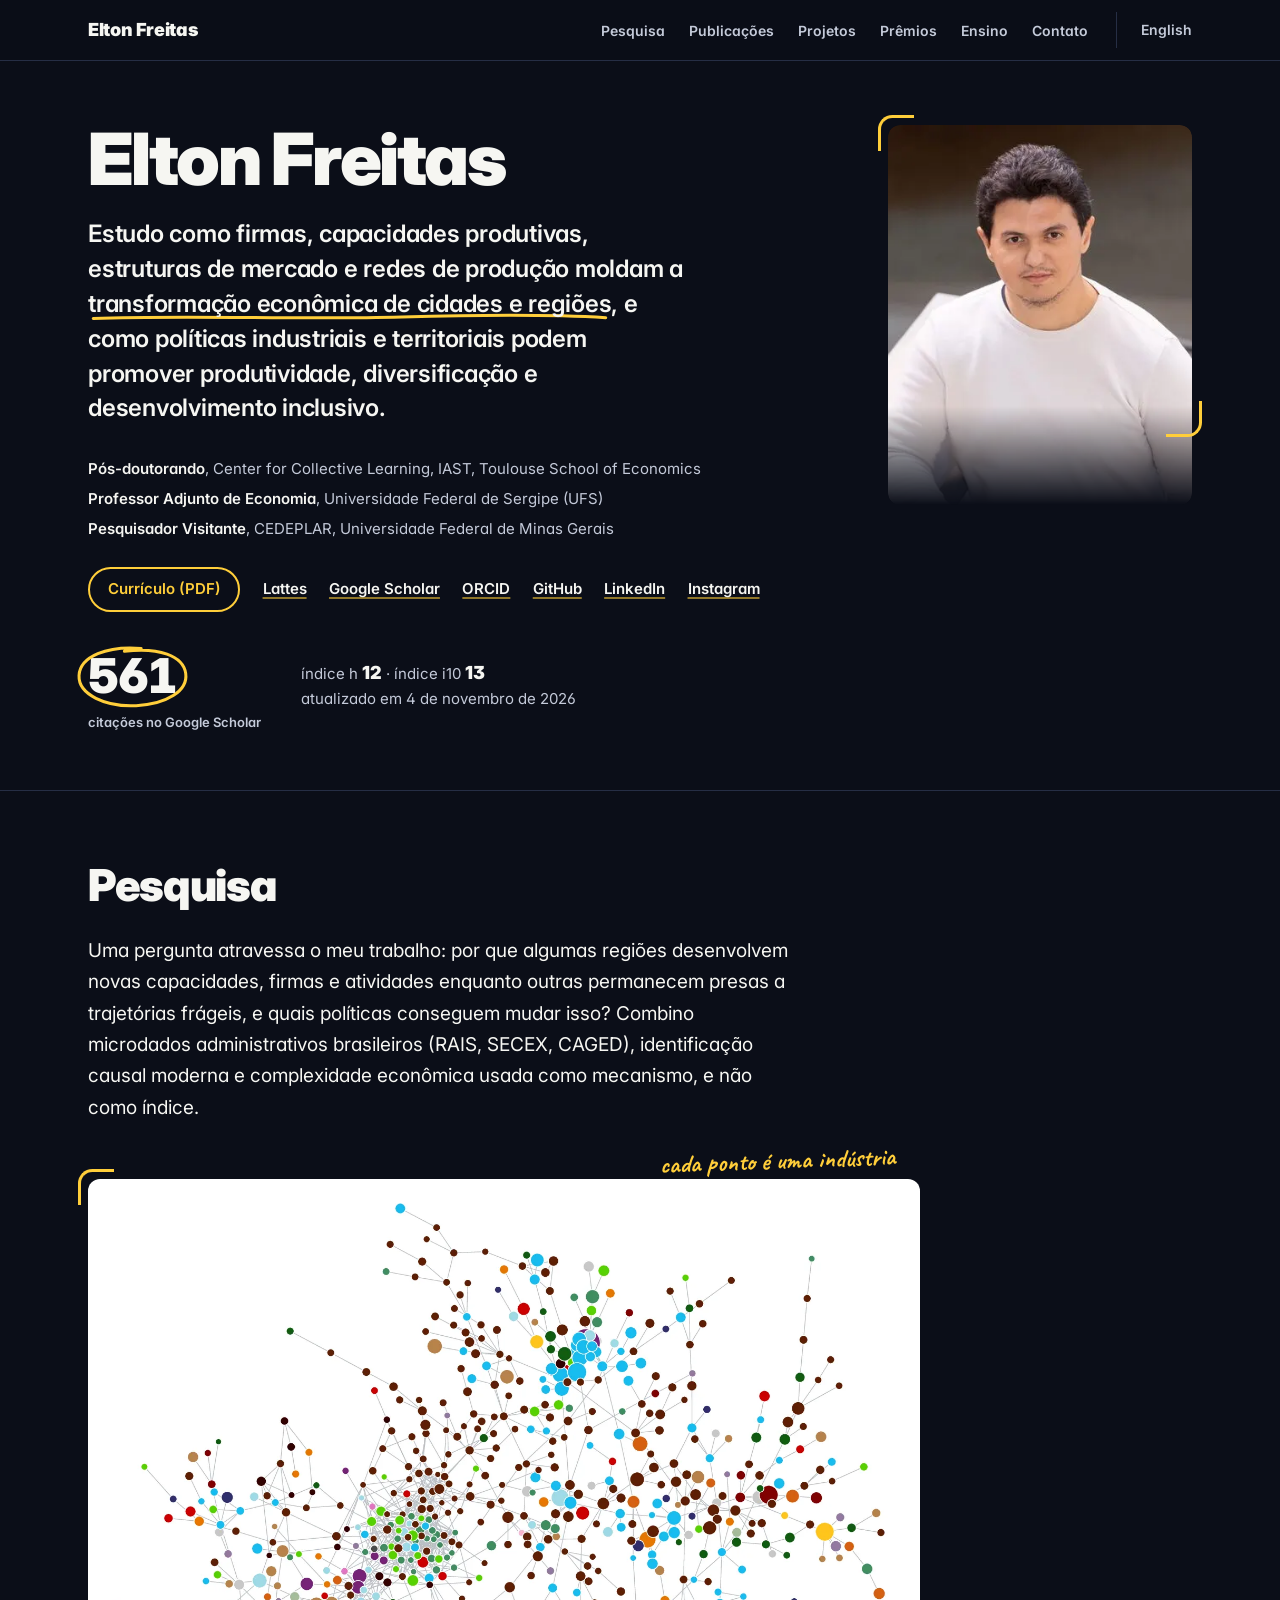
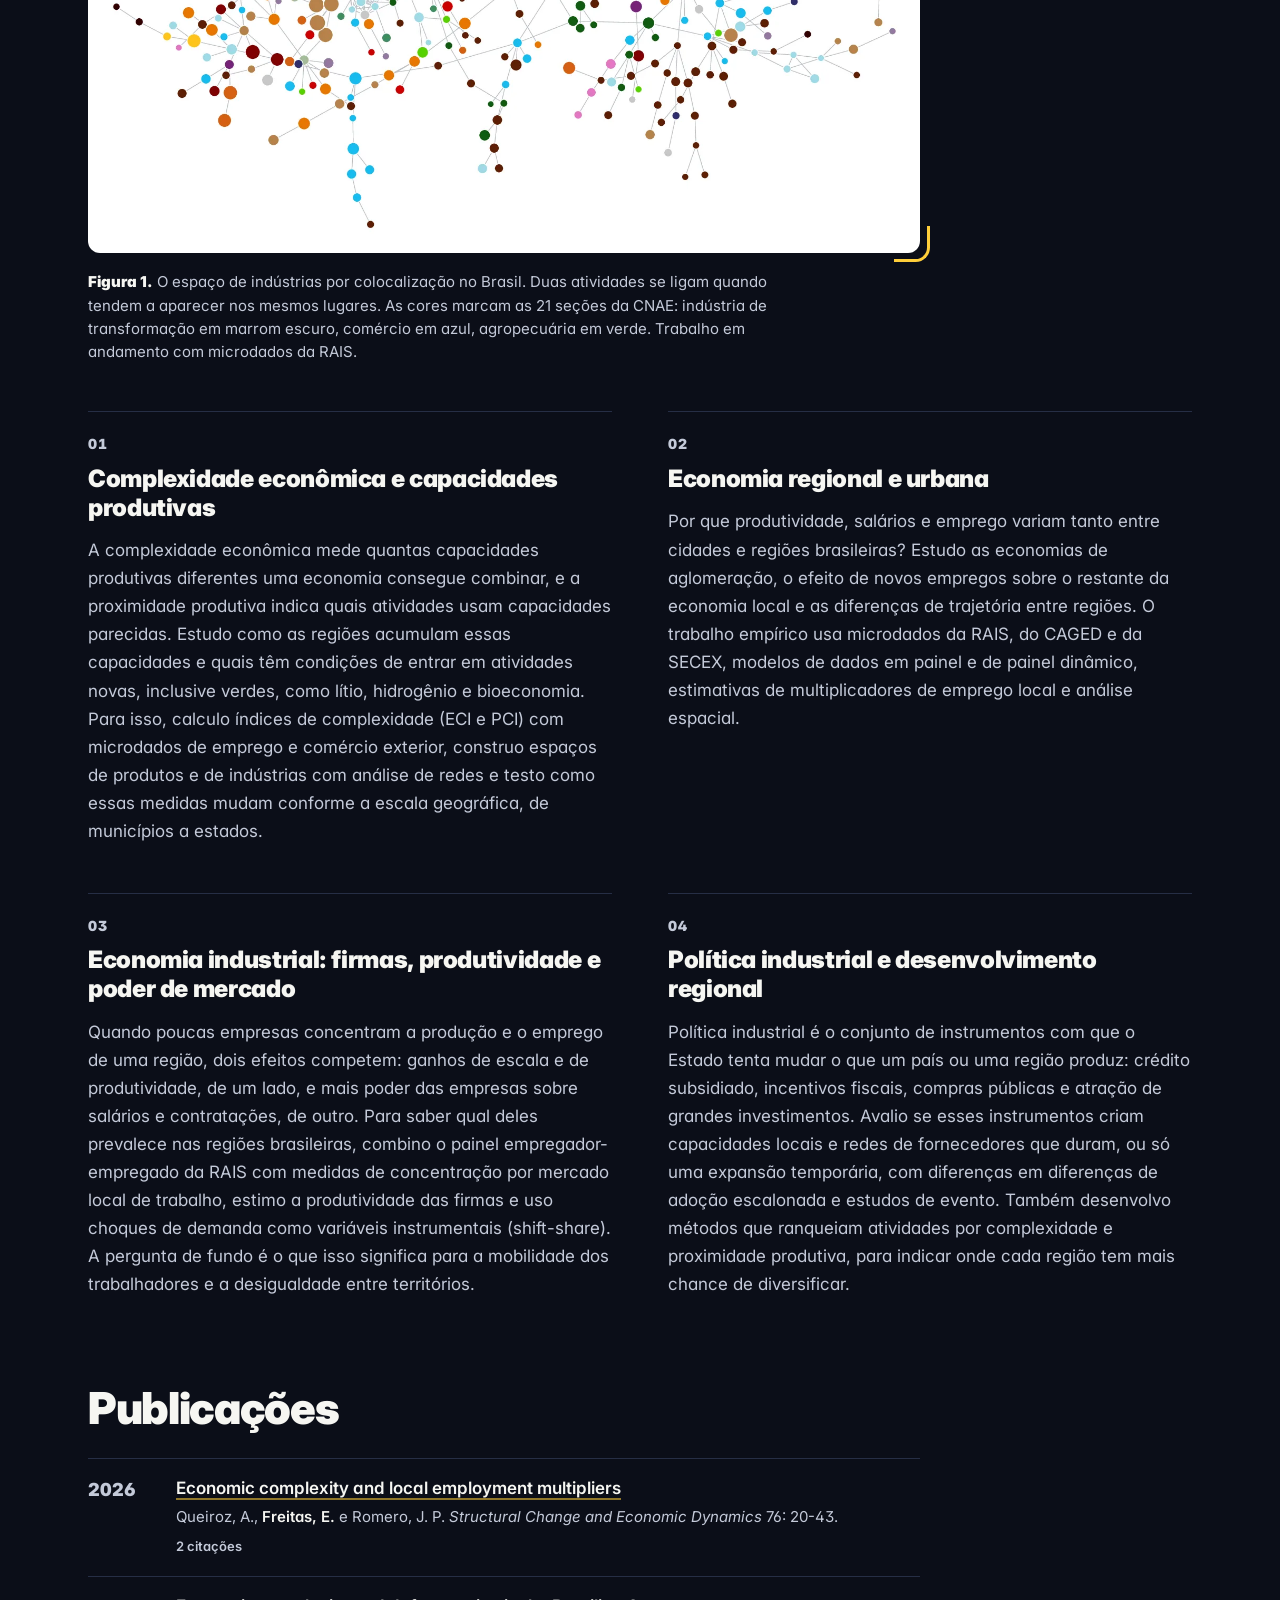
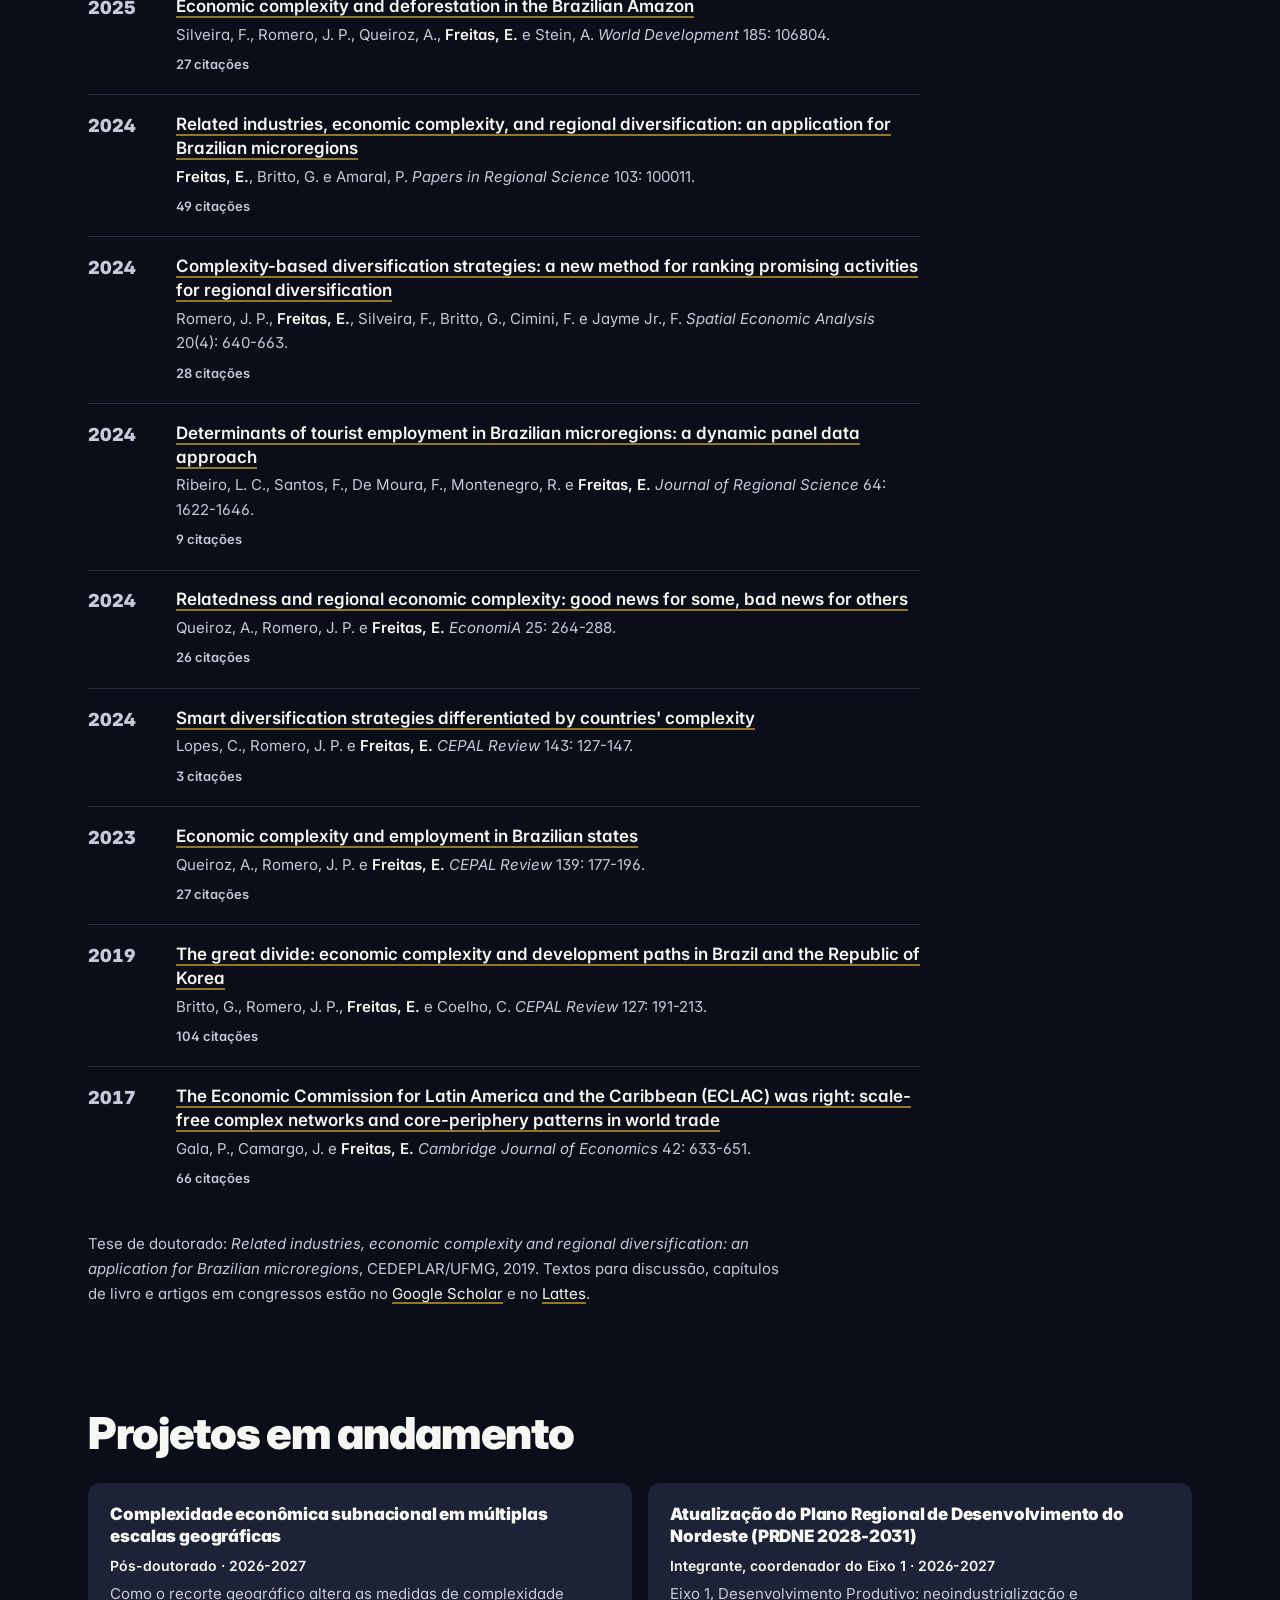
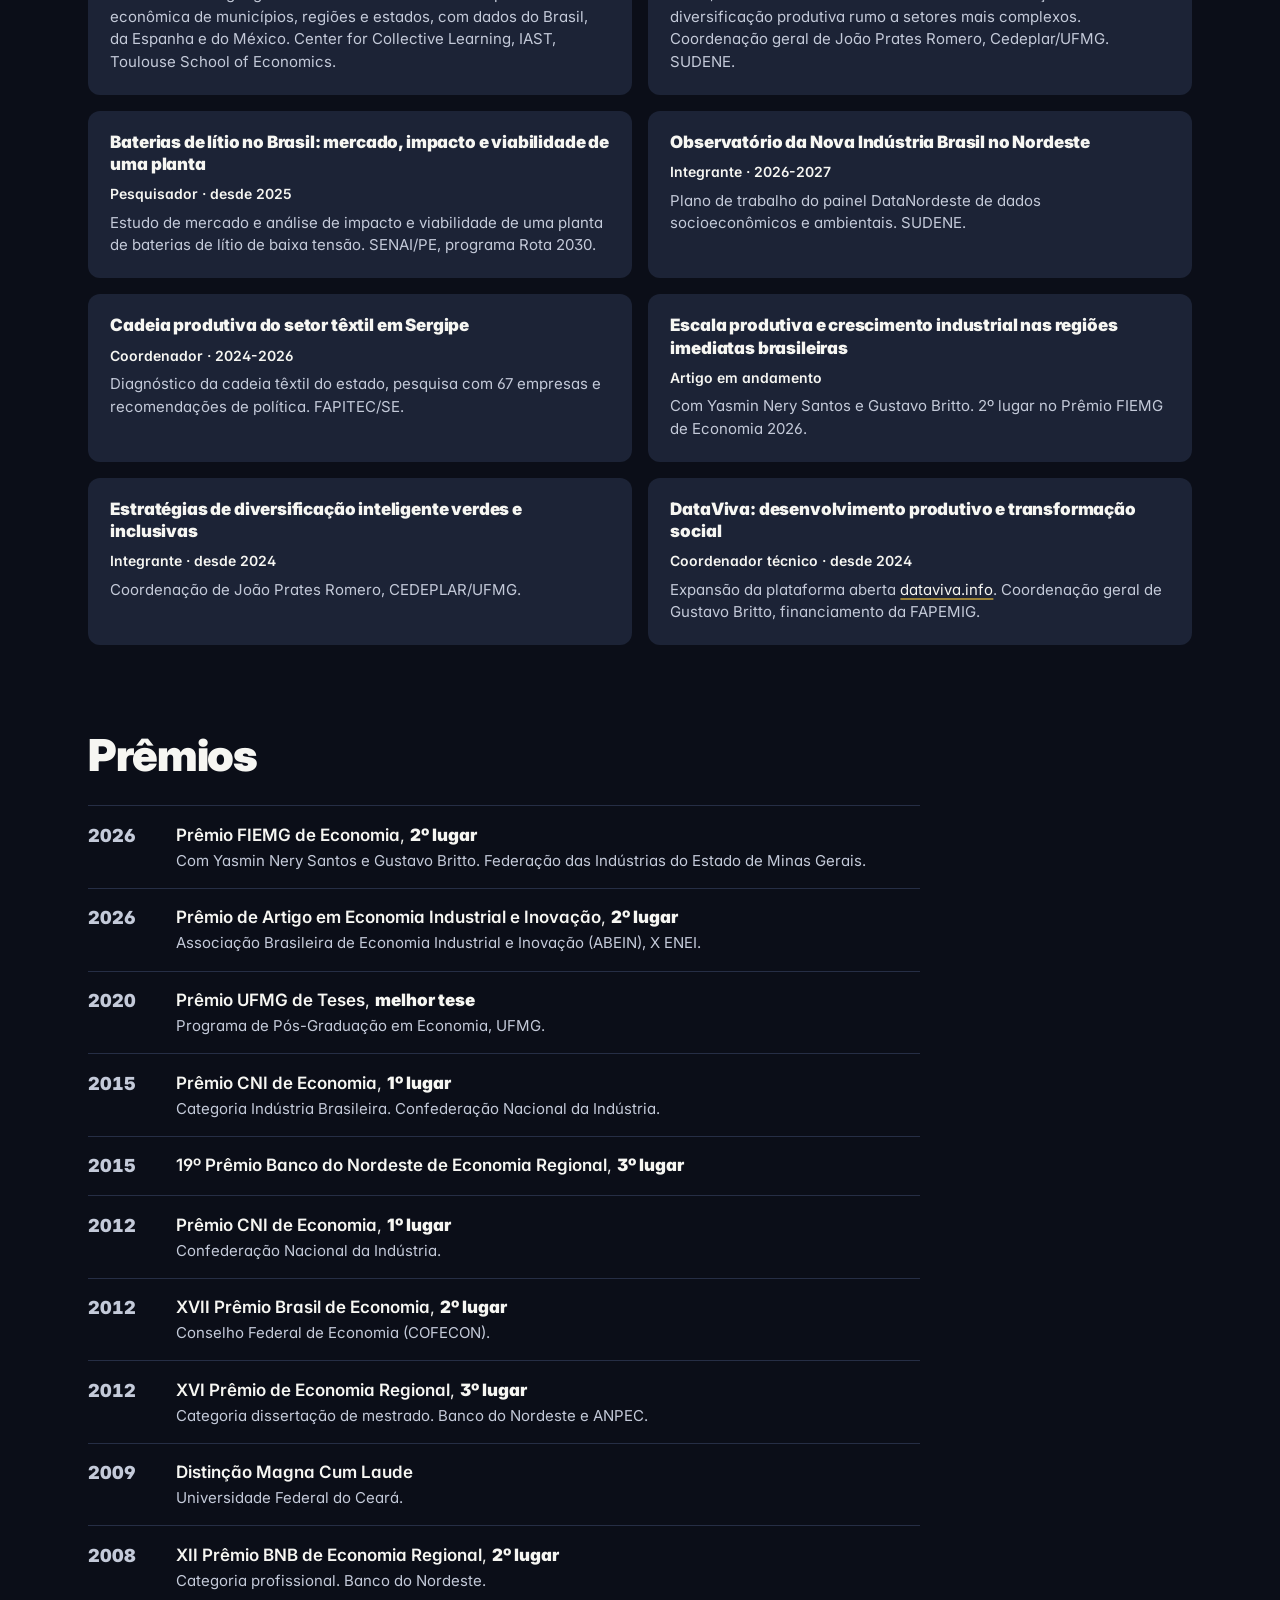
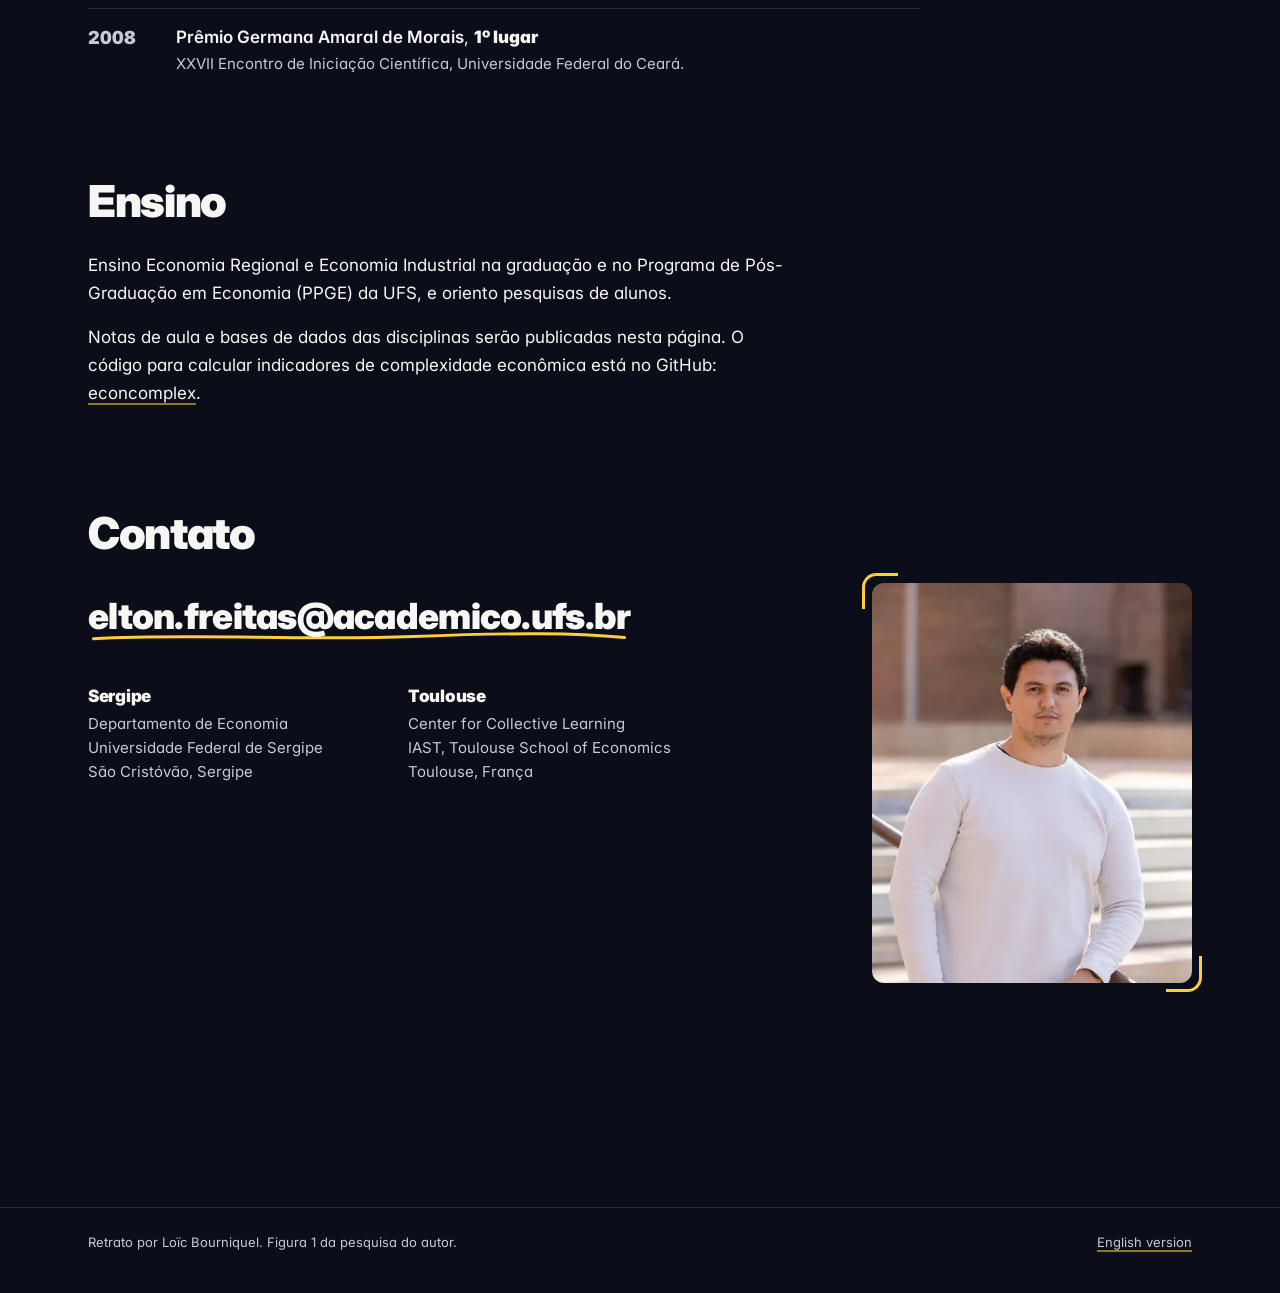
<file: pt/index.html>
<!DOCTYPE html>
<html lang="pt-BR">
<head>
  <meta charset="utf-8">
  <meta name="viewport" content="width=device-width, initial-scale=1">
  <title>Elton Freitas, economista</title>
  <meta name="description" content="Elton Freitas estuda como firmas, capacidades produtivas e redes de produção moldam a transformação econômica de cidades e regiões, e como políticas industriais e territoriais podem promover produtividade, diversificação e desenvolvimento inclusivo.">
  <meta name="theme-color" content="#0b0e18">
  <link rel="canonical" href="https://eltonfreitas.github.io/pt/">
  <link rel="alternate" hreflang="en" href="https://eltonfreitas.github.io/en/">
  <link rel="alternate" hreflang="pt-BR" href="https://eltonfreitas.github.io/pt/">
  <link rel="alternate" hreflang="x-default" href="https://eltonfreitas.github.io/en/">
  <link rel="icon" href="../favicon.svg" type="image/svg+xml">

  <meta property="og:type" content="profile">
  <meta property="og:title" content="Elton Freitas, economista">
  <meta property="og:description" content="Economia da transformação produtiva e do desenvolvimento regional.">
  <meta property="og:url" content="https://eltonfreitas.github.io/pt/">
  <meta property="og:image" content="https://eltonfreitas.github.io/img/web/industry-space.jpg">
  <meta property="og:locale" content="pt_BR">
  <meta property="og:locale:alternate" content="en_GB">
  <meta name="twitter:card" content="summary_large_image">

  <script>document.documentElement.classList.add("js");</script>
  <link rel="preconnect" href="https://fonts.googleapis.com">
  <link rel="preconnect" href="https://fonts.gstatic.com" crossorigin>
  <link href="https://fonts.googleapis.com/css2?family=Caveat:wght@700&amp;family=Inter:opsz,wght@14..32,400;14..32,600;14..32,900&amp;display=swap" rel="stylesheet">
  <link rel="stylesheet" href="../style.css?v=20">

  <script type="application/ld+json">
  {
    "@context": "https://schema.org",
    "@type": "Person",
    "name": "Elton Eduardo Freitas",
    "jobTitle": "Economista",
    "email": "mailto:elton.freitas@academico.ufs.br",
    "url": "https://eltonfreitas.github.io/pt/",
    "image": "https://eltonfreitas.github.io/img/web/portrait-720.jpg",
    "affiliation": [
      {"@type": "Organization", "name": "Universidade Federal de Sergipe"},
      {"@type": "Organization", "name": "Center for Collective Learning, IAST, Toulouse School of Economics"}
    ],
    "alumniOf": {"@type": "Organization", "name": "CEDEPLAR, Universidade Federal de Minas Gerais"},
    "sameAs": [
      "https://scholar.google.com/citations?user=5jq6W3AAAAAJ",
      "https://orcid.org/0000-0001-8887-4471",
      "http://lattes.cnpq.br/7115134234408070",
      "https://www.linkedin.com/in/eltonfreitas7/",
      "https://www.instagram.com/eltonfreitas7/",
      "https://github.com/eltonfreitas"
    ]
  }
  </script>
</head>
<body>
<a class="skip" href="#content">Pular para o conteúdo</a>

<header class="masthead">
  <div class="wrap">
    <a class="home" href="#top">Elton Freitas</a>
    <nav aria-label="Seções">
      <ul>
        <li><a href="#research">Pesquisa</a></li>
        <li><a href="#publications">Publicações</a></li>
        <li><a href="#projects">Projetos</a></li>
        <li><a href="#awards">Prêmios</a></li>
        <li><a href="#teaching">Ensino</a></li>
        <li><a href="#contact">Contato</a></li>
      </ul>
    </nav>
    <a class="lang" href="../en/" hreflang="en" lang="en" data-lang-switch>English</a>
  </div>
</header>

<div class="intro" id="top">
  <div class="wrap">
    <div>
      <h1>Elton Freitas</h1>
      <p class="statement">Estudo como firmas, capacidades produtivas, estruturas de mercado e redes de produção moldam a <span class="hand-under">transformação econômica de cidades e regiões<svg viewBox="0 0 300 14" preserveAspectRatio="none" aria-hidden="true"><path d="M3 9 C 60 4, 120 11, 180 7 S 270 4, 297 8"/></svg></span>, e como políticas industriais e territoriais podem promover produtividade, diversificação e desenvolvimento inclusivo.</p>
      <ul class="positions">
        <li><b>Pós-doutorando</b>, Center for Collective Learning, IAST, Toulouse School of Economics</li>
        <li><b>Professor Adjunto de Economia</b>, Universidade Federal de Sergipe (UFS)</li>
        <li><b>Pesquisador Visitante</b>, CEDEPLAR, Universidade Federal de Minas Gerais</li>
      </ul>
      <ul class="links">
        <li><a class="cv" href="../files/CV_Elton_Freitas_PT.pdf">Currículo (PDF)</a></li>
        <li><a href="http://lattes.cnpq.br/7115134234408070">Lattes</a></li>
        <li><a href="https://scholar.google.com/citations?user=5jq6W3AAAAAJ">Google Scholar</a></li>
        <li><a href="https://orcid.org/0000-0001-8887-4471">ORCID</a></li>
        <li><a href="https://github.com/eltonfreitas">GitHub</a></li>
        <li><a href="https://www.linkedin.com/in/eltonfreitas7/">LinkedIn</a></li>
        <li><a href="https://www.instagram.com/eltonfreitas7/">Instagram</a></li>
      </ul>
      <div class="metrics">
        <div>
          <span class="hand-circle"><span class="big" data-metric="citations">561</span><svg viewBox="0 0 140 90" preserveAspectRatio="none" aria-hidden="true"><path d="M80 6 C 40 2, 7 17, 6 43 C 5 69, 38 86, 74 84 C 110 82, 136 64, 133 40 C 130 16, 101 4, 60 10"/></svg></span>
          <span class="label">citações no Google Scholar</span>
        </div>
        <p class="small">índice h <strong data-metric="h_index">12</strong> · índice i10 <strong data-metric="i10_index">13</strong><br>
          atualizado em <time data-metric-date datetime="2026-11-04">4 de novembro de 2026</time></p>
      </div>
    </div>
    <figure class="frame portrait">
      <picture>
        <source type="image/webp" srcset="../img/web/portrait-360.webp 360w, ../img/web/portrait-720.webp 720w" sizes="(max-width: 48rem) 10rem, 19rem">
        <img src="../img/web/portrait-720.jpg" srcset="../img/web/portrait-360.jpg 360w, ../img/web/portrait-720.jpg 720w" sizes="(max-width: 48rem) 10rem, 19rem" width="720" height="900" alt="Retrato de Elton Freitas">
      </picture>
    </figure>
  </div>
</div>

<main id="content">
  <div class="wrap">

    <section id="research">
      <h2>Pesquisa</h2>
      <p class="lead">Uma pergunta atravessa o meu trabalho: por que algumas regiões desenvolvem novas capacidades, firmas e atividades enquanto outras permanecem presas a trajetórias frágeis, e quais políticas conseguem mudar isso? Combino microdados administrativos brasileiros (RAIS, SECEX, CAGED), identificação causal moderna e complexidade econômica usada como mecanismo, e não como índice.</p>

      <figure class="figure">
        <div class="panel frame">
          <span class="note" aria-hidden="true">cada ponto é uma indústria</span>
          <a href="../img/web/industry-space.jpg" title="Abrir a Figura 1 em tamanho original">
            <picture>
              <source type="image/webp" srcset="../img/web/industry-space.webp">
              <img src="../img/web/industry-space.jpg" width="1518" height="1218" loading="lazy" decoding="async" alt="Uma rede de centenas de pontos coloridos ligados por linhas cinza finas. Um núcleo denso de indústrias de transformação fica no centro à esquerda, com ramos de comércio, serviços e agropecuária se espalhando para fora.">
            </picture>
          </a>
        </div>
        <figcaption><b>Figura 1.</b> O espaço de indústrias por colocalização no Brasil. Duas atividades se ligam quando tendem a aparecer nos mesmos lugares. As cores marcam as 21 seções da CNAE: indústria de transformação em marrom escuro, comércio em azul, agropecuária em verde. Trabalho em andamento com microdados da RAIS.</figcaption>
      </figure>

      <div class="axes">
        <article class="axis">
          <span class="num">01</span>
          <h3>Complexidade econômica e capacidades produtivas</h3>
          <p>A complexidade econômica mede quantas capacidades produtivas diferentes uma economia consegue combinar, e a proximidade produtiva indica quais atividades usam capacidades parecidas. Estudo como as regiões acumulam essas capacidades e quais têm condições de entrar em atividades novas, inclusive verdes, como lítio, hidrogênio e bioeconomia. Para isso, calculo índices de complexidade (ECI e PCI) com microdados de emprego e comércio exterior, construo espaços de produtos e de indústrias com análise de redes e testo como essas medidas mudam conforme a escala geográfica, de municípios a estados.</p>
        </article>

        <article class="axis">
          <span class="num">02</span>
          <h3>Economia regional e urbana</h3>
          <p>Por que produtividade, salários e emprego variam tanto entre cidades e regiões brasileiras? Estudo as economias de aglomeração, o efeito de novos empregos sobre o restante da economia local e as diferenças de trajetória entre regiões. O trabalho empírico usa microdados da RAIS, do CAGED e da SECEX, modelos de dados em painel e de painel dinâmico, estimativas de multiplicadores de emprego local e análise espacial.</p>
        </article>

        <article class="axis">
          <span class="num">03</span>
          <h3>Economia industrial: firmas, produtividade e poder de mercado</h3>
          <p>Quando poucas empresas concentram a produção e o emprego de uma região, dois efeitos competem: ganhos de escala e de produtividade, de um lado, e mais poder das empresas sobre salários e contratações, de outro. Para saber qual deles prevalece nas regiões brasileiras, combino o painel empregador-empregado da RAIS com medidas de concentração por mercado local de trabalho, estimo a produtividade das firmas e uso choques de demanda como variáveis instrumentais (shift-share). A pergunta de fundo é o que isso significa para a mobilidade dos trabalhadores e a desigualdade entre territórios.</p>
        </article>

        <article class="axis">
          <span class="num">04</span>
          <h3>Política industrial e desenvolvimento regional</h3>
          <p>Política industrial é o conjunto de instrumentos com que o Estado tenta mudar o que um país ou uma região produz: crédito subsidiado, incentivos fiscais, compras públicas e atração de grandes investimentos. Avalio se esses instrumentos criam capacidades locais e redes de fornecedores que duram, ou só uma expansão temporária, com diferenças em diferenças de adoção escalonada e estudos de evento. Também desenvolvo métodos que ranqueiam atividades por complexidade e proximidade produtiva, para indicar onde cada região tem mais chance de diversificar.</p>
        </article>
      </div>
    </section>

    <section id="publications">
      <h2>Publicações</h2>
      <ol class="bib" reversed>
        <li>
          <span class="year">2026</span>
          <div>
            <span class="title"><a href="https://doi.org/10.1016/j.strueco.2025.11.005" hreflang="en">Economic complexity and local employment multipliers</a></span>
            <span class="meta">Queiroz, A., <b>Freitas, E.</b> e Romero, J. P. <cite>Structural Change and Economic Dynamics</cite> 76: 20-43.</span>
            <span class="cites" data-cites="10.1016/j.strueco.2025.11.005"><span class="n">2</span> citações</span>
          </div>
        </li>
        <li>
          <span class="year">2025</span>
          <div>
            <span class="title"><a href="https://doi.org/10.1016/j.worlddev.2024.106804" hreflang="en">Economic complexity and deforestation in the Brazilian Amazon</a></span>
            <span class="meta">Silveira, F., Romero, J. P., Queiroz, A., <b>Freitas, E.</b> e Stein, A. <cite>World Development</cite> 185: 106804.</span>
            <span class="cites" data-cites="10.1016/j.worlddev.2024.106804"><span class="n">27</span> citações</span>
          </div>
        </li>
        <li>
          <span class="year">2024</span>
          <div>
            <span class="title"><a href="https://doi.org/10.1016/j.pirs.2024.100011" hreflang="en">Related industries, economic complexity, and regional diversification: an application for Brazilian microregions</a></span>
            <span class="meta"><b>Freitas, E.</b>, Britto, G. e Amaral, P. <cite>Papers in Regional Science</cite> 103: 100011.</span>
            <span class="cites" data-cites="10.1016/j.pirs.2024.100011"><span class="n">49</span> citações</span>
          </div>
        </li>
        <li>
          <span class="year">2024</span>
          <div>
            <span class="title"><a href="https://doi.org/10.1080/17421772.2024.2384744" hreflang="en">Complexity-based diversification strategies: a new method for ranking promising activities for regional diversification</a></span>
            <span class="meta">Romero, J. P., <b>Freitas, E.</b>, Silveira, F., Britto, G., Cimini, F. e Jayme Jr., F. <cite>Spatial Economic Analysis</cite> 20(4): 640-663.</span>
            <span class="cites" data-cites="10.1080/17421772.2024.2384744"><span class="n">28</span> citações</span>
          </div>
        </li>
        <li>
          <span class="year">2024</span>
          <div>
            <span class="title"><a href="https://doi.org/10.1111/jors.12723" hreflang="en">Determinants of tourist employment in Brazilian microregions: a dynamic panel data approach</a></span>
            <span class="meta">Ribeiro, L. C., Santos, F., De Moura, F., Montenegro, R. e <b>Freitas, E.</b> <cite>Journal of Regional Science</cite> 64: 1622-1646.</span>
            <span class="cites" data-cites="10.1111/jors.12723"><span class="n">9</span> citações</span>
          </div>
        </li>
        <li>
          <span class="year">2024</span>
          <div>
            <span class="title"><a href="https://doi.org/10.1108/econ-11-2023-0185" hreflang="en">Relatedness and regional economic complexity: good news for some, bad news for others</a></span>
            <span class="meta">Queiroz, A., Romero, J. P. e <b>Freitas, E.</b> <cite>EconomiA</cite> 25: 264-288.</span>
            <span class="cites" data-cites="10.1108/econ-11-2023-0185"><span class="n">26</span> citações</span>
          </div>
        </li>
        <li>
          <span class="year">2024</span>
          <div>
            <span class="title"><a href="https://doi.org/10.18356/16840348-2024-143-7" hreflang="en">Smart diversification strategies differentiated by countries' complexity</a></span>
            <span class="meta">Lopes, C., Romero, J. P. e <b>Freitas, E.</b> <cite>CEPAL Review</cite> 143: 127-147.</span>
            <span class="cites" data-cites="10.18356/16840348-2024-143-7"><span class="n">3</span> citações</span>
          </div>
        </li>
        <li>
          <span class="year">2023</span>
          <div>
            <span class="title"><a href="https://doi.org/10.18356/16840348-2023-139-9" hreflang="en">Economic complexity and employment in Brazilian states</a></span>
            <span class="meta">Queiroz, A., Romero, J. P. e <b>Freitas, E.</b> <cite>CEPAL Review</cite> 139: 177-196.</span>
            <span class="cites" data-cites="10.18356/16840348-2023-139-9"><span class="n">27</span> citações</span>
          </div>
        </li>
        <li>
          <span class="year">2019</span>
          <div>
            <span class="title"><a href="https://doi.org/10.18356/d06fff2f-en" hreflang="en">The great divide: economic complexity and development paths in Brazil and the Republic of Korea</a></span>
            <span class="meta">Britto, G., Romero, J. P., <b>Freitas, E.</b> e Coelho, C. <cite>CEPAL Review</cite> 127: 191-213.</span>
            <span class="cites" data-cites="10.18356/d06fff2f-en"><span class="n">104</span> citações</span>
          </div>
        </li>
        <li>
          <span class="year">2017</span>
          <div>
            <span class="title"><a href="https://doi.org/10.1093/cje/bex057" hreflang="en">The Economic Commission for Latin America and the Caribbean (ECLAC) was right: scale-free complex networks and core-periphery patterns in world trade</a></span>
            <span class="meta">Gala, P., Camargo, J. e <b>Freitas, E.</b> <cite>Cambridge Journal of Economics</cite> 42: 633-651.</span>
            <span class="cites" data-cites="10.1093/cje/bex057"><span class="n">66</span> citações</span>
          </div>
        </li>
      </ol>
      <p class="after-list">Tese de doutorado: <em>Related industries, economic complexity and regional diversification: an application for Brazilian microregions</em>, CEDEPLAR/UFMG, 2019. Textos para discussão, capítulos de livro e artigos em congressos estão no <a href="https://scholar.google.com/citations?user=5jq6W3AAAAAJ">Google Scholar</a> e no <a href="http://lattes.cnpq.br/7115134234408070">Lattes</a>.</p>
    </section>

    <section id="projects">
      <h2>Projetos em andamento</h2>
      <ul class="projects">
        <li>
          <span class="what">Complexidade econômica subnacional em múltiplas escalas geográficas</span>
          <span class="role">Pós-doutorado · 2026-2027</span>
          <span class="detail">Como o recorte geográfico altera as medidas de complexidade econômica de municípios, regiões e estados, com dados do Brasil, da Espanha e do México. Center for Collective Learning, IAST, Toulouse School of Economics.</span>
        </li>
        <li>
          <span class="what">Atualização do Plano Regional de Desenvolvimento do Nordeste (PRDNE 2028-2031)</span>
          <span class="role">Integrante, coordenador do Eixo 1 · 2026-2027</span>
          <span class="detail">Eixo 1, Desenvolvimento Produtivo: neoindustrialização e diversificação produtiva rumo a setores mais complexos. Coordenação geral de João Prates Romero, Cedeplar/UFMG. SUDENE.</span>
        </li>
        <li>
          <span class="what">Baterias de lítio no Brasil: mercado, impacto e viabilidade de uma planta</span>
          <span class="role">Pesquisador · desde 2025</span>
          <span class="detail">Estudo de mercado e análise de impacto e viabilidade de uma planta de baterias de lítio de baixa tensão. SENAI/PE, programa Rota 2030.</span>
        </li>
        <li>
          <span class="what">Observatório da Nova Indústria Brasil no Nordeste</span>
          <span class="role">Integrante · 2026-2027</span>
          <span class="detail">Plano de trabalho do painel DataNordeste de dados socioeconômicos e ambientais. SUDENE.</span>
        </li>
        <li>
          <span class="what">Cadeia produtiva do setor têxtil em Sergipe</span>
          <span class="role">Coordenador · 2024-2026</span>
          <span class="detail">Diagnóstico da cadeia têxtil do estado, pesquisa com 67 empresas e recomendações de política. FAPITEC/SE.</span>
        </li>
        <li>
          <span class="what">Escala produtiva e crescimento industrial nas regiões imediatas brasileiras</span>
          <span class="role">Artigo em andamento</span>
          <span class="detail">Com Yasmin Nery Santos e Gustavo Britto. 2º lugar no Prêmio FIEMG de Economia 2026.</span>
        </li>
        <li>
          <span class="what">Estratégias de diversificação inteligente verdes e inclusivas</span>
          <span class="role">Integrante · desde 2024</span>
          <span class="detail">Coordenação de João Prates Romero, CEDEPLAR/UFMG.</span>
        </li>
        <li>
          <span class="what">DataViva: desenvolvimento produtivo e transformação social</span>
          <span class="role">Coordenador técnico · desde 2024</span>
          <span class="detail">Expansão da plataforma aberta <a href="https://dataviva.info">dataviva.info</a>. Coordenação geral de Gustavo Britto, financiamento da FAPEMIG.</span>
        </li>
      </ul>
    </section>

    <section id="awards">
      <h2>Prêmios</h2>
      <ul class="awards">
        <li><span class="year">2026</span><div><span class="what">Prêmio FIEMG de Economia</span>, <span class="place">2º lugar</span><span class="detail">Com Yasmin Nery Santos e Gustavo Britto. Federação das Indústrias do Estado de Minas Gerais.</span></div></li>
        <li><span class="year">2026</span><div><span class="what">Prêmio de Artigo em Economia Industrial e Inovação</span>, <span class="place">2º lugar</span><span class="detail">Associação Brasileira de Economia Industrial e Inovação (ABEIN), X ENEI.</span></div></li>
        <li><span class="year">2020</span><div><span class="what">Prêmio UFMG de Teses</span>, <span class="place">melhor tese</span><span class="detail">Programa de Pós-Graduação em Economia, UFMG.</span></div></li>
        <li><span class="year">2015</span><div><span class="what">Prêmio CNI de Economia</span>, <span class="place">1º lugar</span><span class="detail">Categoria Indústria Brasileira. Confederação Nacional da Indústria.</span></div></li>
        <li><span class="year">2015</span><div><span class="what">19º Prêmio Banco do Nordeste de Economia Regional</span>, <span class="place">3º lugar</span></div></li>
        <li><span class="year">2012</span><div><span class="what">Prêmio CNI de Economia</span>, <span class="place">1º lugar</span><span class="detail">Confederação Nacional da Indústria.</span></div></li>
        <li><span class="year">2012</span><div><span class="what">XVII Prêmio Brasil de Economia</span>, <span class="place">2º lugar</span><span class="detail">Conselho Federal de Economia (COFECON).</span></div></li>
        <li><span class="year">2012</span><div><span class="what">XVI Prêmio de Economia Regional</span>, <span class="place">3º lugar</span><span class="detail">Categoria dissertação de mestrado. Banco do Nordeste e ANPEC.</span></div></li>
        <li><span class="year">2009</span><div><span class="what">Distinção Magna Cum Laude</span><span class="detail">Universidade Federal do Ceará.</span></div></li>
        <li><span class="year">2008</span><div><span class="what">XII Prêmio BNB de Economia Regional</span>, <span class="place">2º lugar</span><span class="detail">Categoria profissional. Banco do Nordeste.</span></div></li>
        <li><span class="year">2008</span><div><span class="what">Prêmio Germana Amaral de Morais</span>, <span class="place">1º lugar</span><span class="detail">XXVII Encontro de Iniciação Científica, Universidade Federal do Ceará.</span></div></li>
      </ul>
    </section>

    <section id="teaching">
      <h2>Ensino</h2>
      <div class="teaching">
        <p>Ensino Economia Regional e Economia Industrial na graduação e no Programa de Pós-Graduação em Economia (PPGE) da UFS, e oriento pesquisas de alunos.</p>
        <p>Notas de aula e bases de dados das disciplinas serão publicadas nesta página. O código para calcular indicadores de complexidade econômica está no GitHub: <a href="https://github.com/eltonfreitas/econcomplex">econcomplex</a>.</p>
      </div>
    </section>

    <section id="contact">
      <h2>Contato</h2>
      <div class="contact-grid">
        <div>
          <a class="email" href="mailto:elton.freitas@academico.ufs.br"><span class="hand-under">elton.freitas@academico.ufs.br</span></a>
          <div class="places">
            <address>
              <h3>Sergipe</h3>
              Departamento de Economia<br>
              Universidade Federal de Sergipe<br>
              São Cristóvão, Sergipe
            </address>
            <address>
              <h3>Toulouse</h3>
              Center for Collective Learning<br>
              IAST, Toulouse School of Economics<br>
              Toulouse, França
            </address>
          </div>
        </div>
        <figure class="frame contact-photo">
          <picture>
            <source type="image/webp" srcset="../img/web/portrait2-400.webp 400w, ../img/web/portrait2-640.webp 640w" sizes="(max-width: 48rem) 14rem, 20rem">
            <img src="../img/web/portrait2-640.jpg" srcset="../img/web/portrait2-400.jpg 400w, ../img/web/portrait2-640.jpg 640w" sizes="(max-width: 48rem) 14rem, 20rem" width="640" height="800" loading="lazy" decoding="async" alt="Elton Freitas na escadaria de um prédio de tijolos">
          </picture>
        </figure>
      </div>
    </section>

  </div>
</main>

<footer class="colophon">
  <div class="wrap">
    <p>Retrato por Loïc Bourniquel. Figura 1 da pesquisa do autor.</p>
    <p><a href="../en/" hreflang="en" lang="en" data-lang-switch>English version</a></p>
  </div>
</footer>

<script src="../script.js?v=20" defer></script>
</body>
</html>
</file>
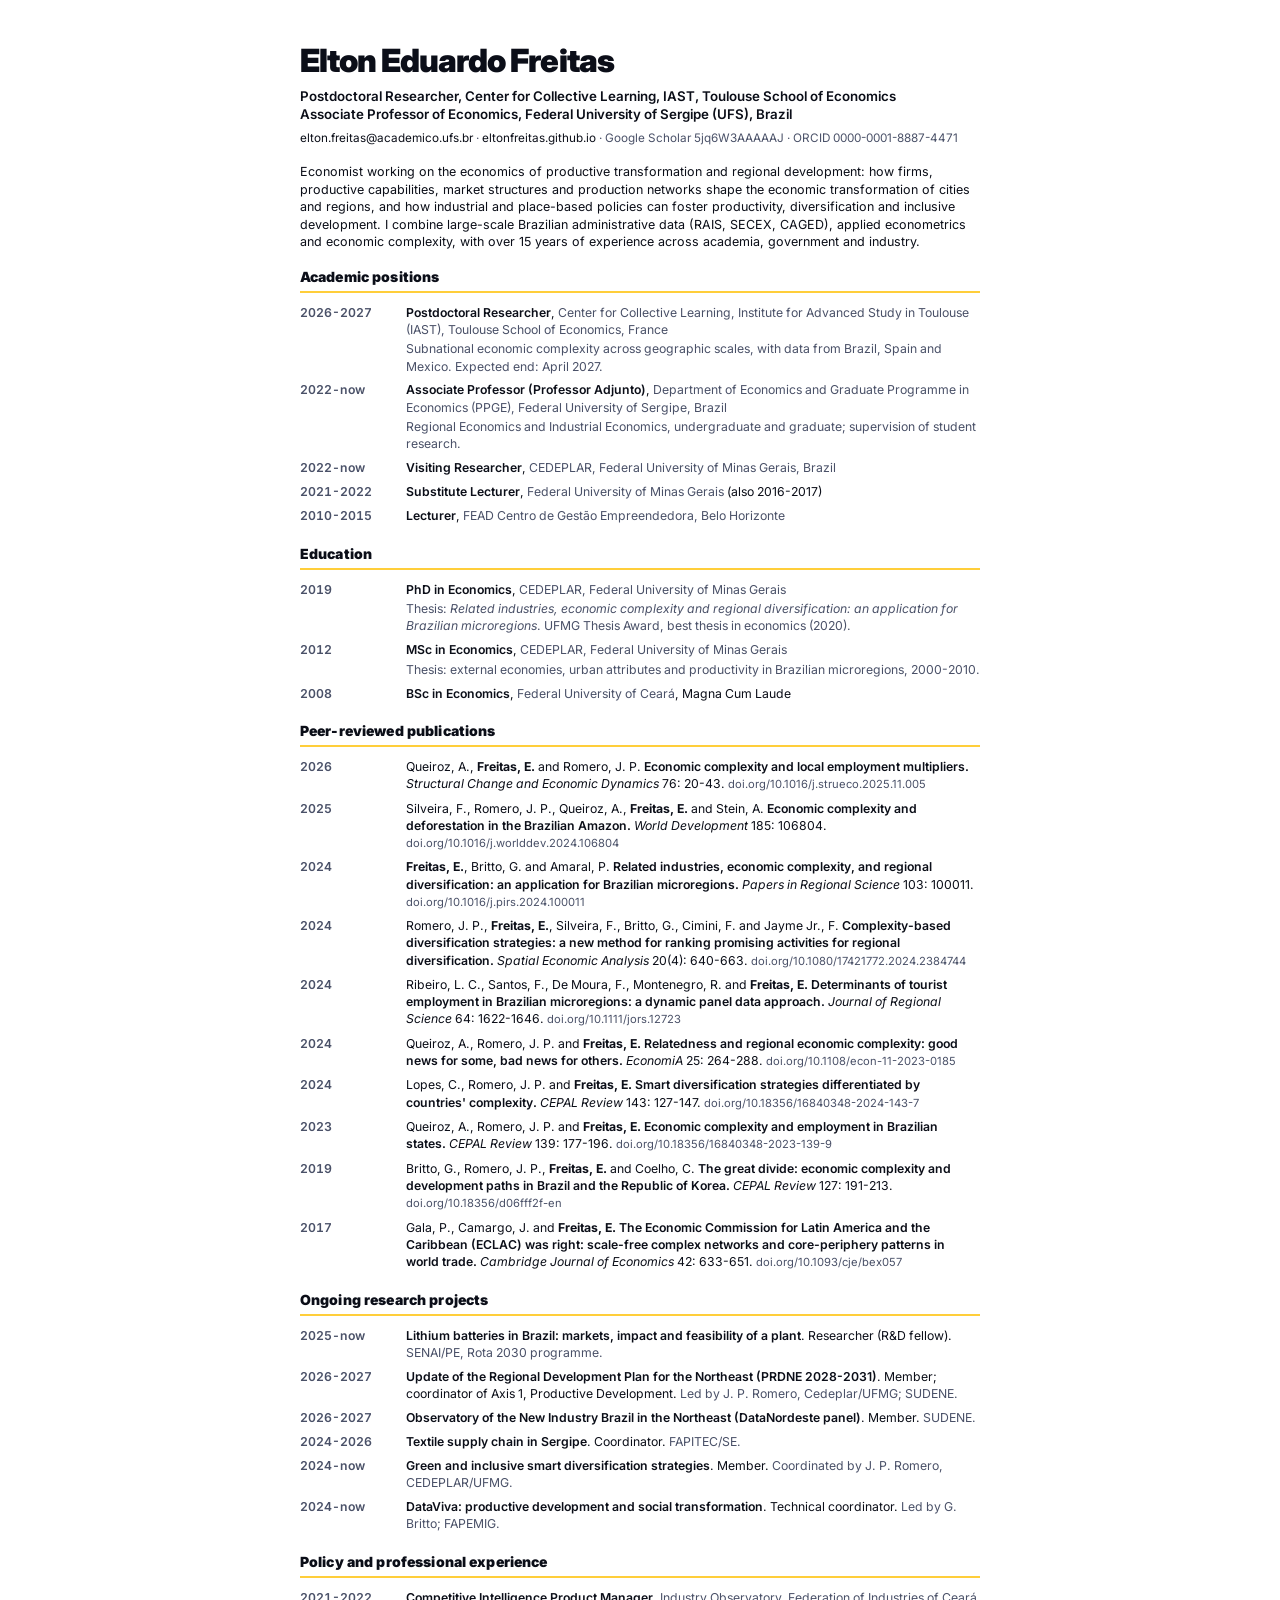
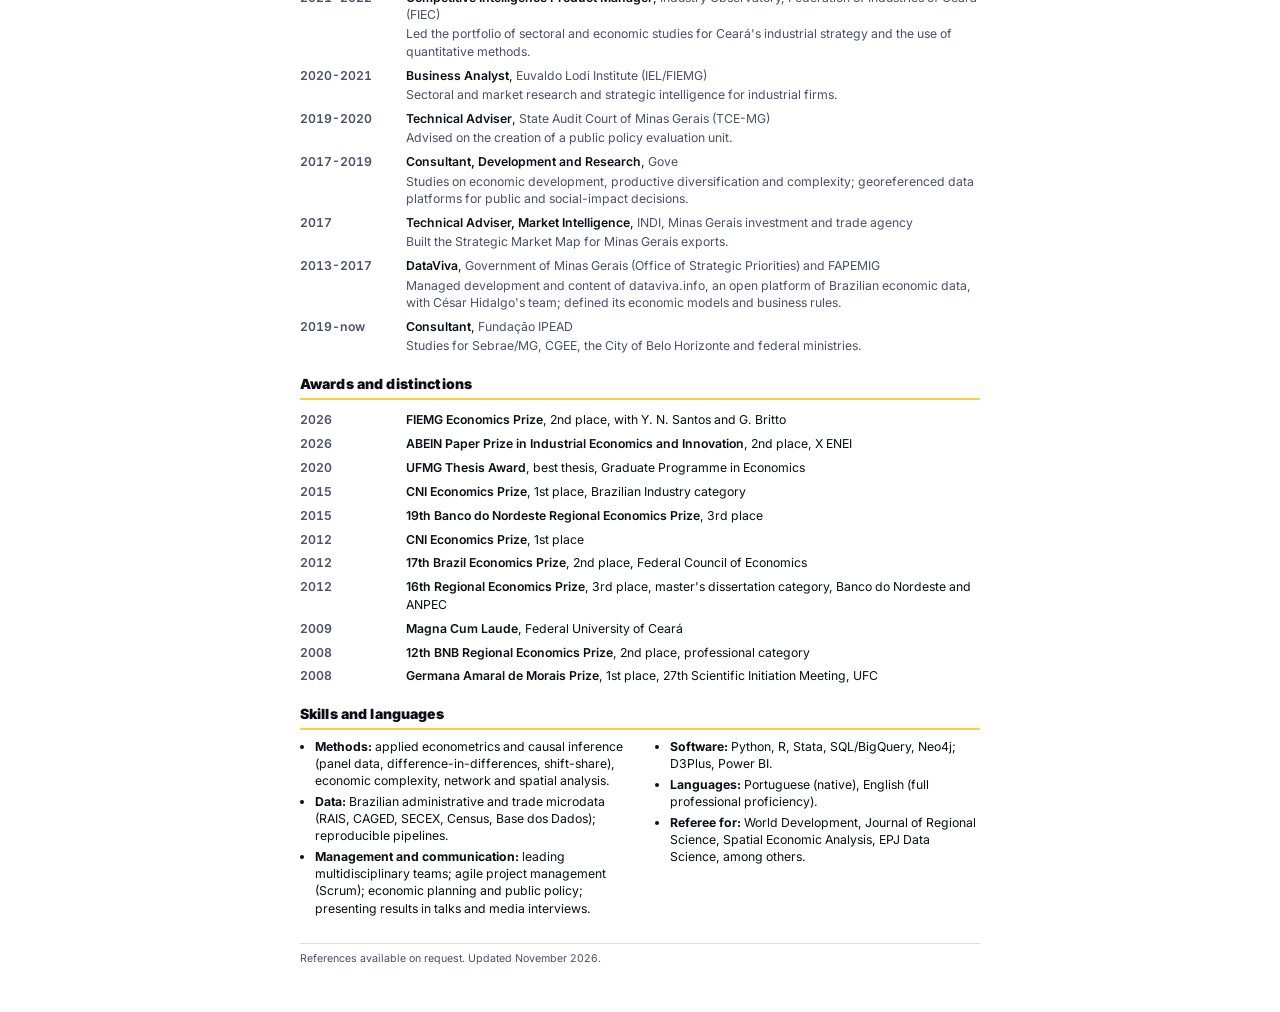
<file: cv/en.html>
<!DOCTYPE html>
<html lang="en">
<head>
  <meta charset="utf-8">
  <meta name="viewport" content="width=device-width, initial-scale=1">
  <title>CV - Elton Eduardo Freitas</title>
  <meta name="robots" content="noindex">
  <link rel="preconnect" href="https://fonts.googleapis.com">
  <link rel="preconnect" href="https://fonts.gstatic.com" crossorigin>
  <link href="https://fonts.googleapis.com/css2?family=Inter:opsz,wght@14..32,400;14..32,600;14..32,900&amp;display=swap" rel="stylesheet">
  <link rel="stylesheet" href="cv.css">
</head>
<body>

<header>
  <h1>Elton Eduardo Freitas</h1>
  <p class="roles">Postdoctoral Researcher, Center for Collective Learning, IAST, Toulouse School of Economics<br>
    Associate Professor of Economics, Federal University of Sergipe (UFS), Brazil</p>
  <p class="contact"><span><a href="mailto:elton.freitas@academico.ufs.br">elton.freitas@academico.ufs.br</a></span><span><a href="https://eltonfreitas.github.io/en/">eltonfreitas.github.io</a></span><span>Google Scholar 5jq6W3AAAAAJ</span><span>ORCID 0000-0001-8887-4471</span></p>
</header>

<p class="summary">Economist working on the economics of productive transformation and regional development: how firms, productive capabilities, market structures and production networks shape the economic transformation of cities and regions, and how industrial and place-based policies can foster productivity, diversification and inclusive development. I combine large-scale Brazilian administrative data (RAIS, SECEX, CAGED), applied econometrics and economic complexity, with over 15 years of experience across academia, government and industry.</p>

<h2>Academic positions</h2>
<ul class="entries">
  <li><span class="when">2026-2027</span><span><span class="what">Postdoctoral Researcher</span>, <span class="where">Center for Collective Learning, Institute for Advanced Study in Toulouse (IAST), Toulouse School of Economics, France</span><span class="desc">Subnational economic complexity across geographic scales, with data from Brazil, Spain and Mexico. Expected end: April 2027.</span></span></li>
  <li><span class="when">2022-now</span><span><span class="what">Associate Professor (Professor Adjunto)</span>, <span class="where">Department of Economics and Graduate Programme in Economics (PPGE), Federal University of Sergipe, Brazil</span><span class="desc">Regional Economics and Industrial Economics, undergraduate and graduate; supervision of student research.</span></span></li>
  <li><span class="when">2022-now</span><span><span class="what">Visiting Researcher</span>, <span class="where">CEDEPLAR, Federal University of Minas Gerais, Brazil</span></span></li>
  <li><span class="when">2021-2022</span><span><span class="what">Substitute Lecturer</span>, <span class="where">Federal University of Minas Gerais</span> (also 2016-2017)</span></li>
  <li><span class="when">2010-2015</span><span><span class="what">Lecturer</span>, <span class="where">FEAD Centro de Gestão Empreendedora, Belo Horizonte</span></span></li>
</ul>

<h2>Education</h2>
<ul class="entries">
  <li><span class="when">2019</span><span><span class="what">PhD in Economics</span>, <span class="where">CEDEPLAR, Federal University of Minas Gerais</span><span class="desc">Thesis: <i>Related industries, economic complexity and regional diversification: an application for Brazilian microregions</i>. UFMG Thesis Award, best thesis in economics (2020).</span></span></li>
  <li><span class="when">2012</span><span><span class="what">MSc in Economics</span>, <span class="where">CEDEPLAR, Federal University of Minas Gerais</span><span class="desc">Thesis: external economies, urban attributes and productivity in Brazilian microregions, 2000-2010.</span></span></li>
  <li><span class="when">2008</span><span><span class="what">BSc in Economics</span>, <span class="where">Federal University of Ceará</span>, Magna Cum Laude</span></li>
</ul>

<h2>Peer-reviewed publications</h2>
<ul class="entries pubs">
  <li><span class="when">2026</span><span class="what">Queiroz, A., <b>Freitas, E.</b> and Romero, J. P. <span class="title">Economic complexity and local employment multipliers.</span> <i>Structural Change and Economic Dynamics</i> 76: 20-43. <span class="doi">doi.org/10.1016/j.strueco.2025.11.005</span></span></li>
  <li><span class="when">2025</span><span class="what">Silveira, F., Romero, J. P., Queiroz, A., <b>Freitas, E.</b> and Stein, A. <span class="title">Economic complexity and deforestation in the Brazilian Amazon.</span> <i>World Development</i> 185: 106804. <span class="doi">doi.org/10.1016/j.worlddev.2024.106804</span></span></li>
  <li><span class="when">2024</span><span class="what"><b>Freitas, E.</b>, Britto, G. and Amaral, P. <span class="title">Related industries, economic complexity, and regional diversification: an application for Brazilian microregions.</span> <i>Papers in Regional Science</i> 103: 100011. <span class="doi">doi.org/10.1016/j.pirs.2024.100011</span></span></li>
  <li><span class="when">2024</span><span class="what">Romero, J. P., <b>Freitas, E.</b>, Silveira, F., Britto, G., Cimini, F. and Jayme Jr., F. <span class="title">Complexity-based diversification strategies: a new method for ranking promising activities for regional diversification.</span> <i>Spatial Economic Analysis</i> 20(4): 640-663. <span class="doi">doi.org/10.1080/17421772.2024.2384744</span></span></li>
  <li><span class="when">2024</span><span class="what">Ribeiro, L. C., Santos, F., De Moura, F., Montenegro, R. and <b>Freitas, E.</b> <span class="title">Determinants of tourist employment in Brazilian microregions: a dynamic panel data approach.</span> <i>Journal of Regional Science</i> 64: 1622-1646. <span class="doi">doi.org/10.1111/jors.12723</span></span></li>
  <li><span class="when">2024</span><span class="what">Queiroz, A., Romero, J. P. and <b>Freitas, E.</b> <span class="title">Relatedness and regional economic complexity: good news for some, bad news for others.</span> <i>EconomiA</i> 25: 264-288. <span class="doi">doi.org/10.1108/econ-11-2023-0185</span></span></li>
  <li><span class="when">2024</span><span class="what">Lopes, C., Romero, J. P. and <b>Freitas, E.</b> <span class="title">Smart diversification strategies differentiated by countries' complexity.</span> <i>CEPAL Review</i> 143: 127-147. <span class="doi">doi.org/10.18356/16840348-2024-143-7</span></span></li>
  <li><span class="when">2023</span><span class="what">Queiroz, A., Romero, J. P. and <b>Freitas, E.</b> <span class="title">Economic complexity and employment in Brazilian states.</span> <i>CEPAL Review</i> 139: 177-196. <span class="doi">doi.org/10.18356/16840348-2023-139-9</span></span></li>
  <li><span class="when">2019</span><span class="what">Britto, G., Romero, J. P., <b>Freitas, E.</b> and Coelho, C. <span class="title">The great divide: economic complexity and development paths in Brazil and the Republic of Korea.</span> <i>CEPAL Review</i> 127: 191-213. <span class="doi">doi.org/10.18356/d06fff2f-en</span></span></li>
  <li><span class="when">2017</span><span class="what">Gala, P., Camargo, J. and <b>Freitas, E.</b> <span class="title">The Economic Commission for Latin America and the Caribbean (ECLAC) was right: scale-free complex networks and core-periphery patterns in world trade.</span> <i>Cambridge Journal of Economics</i> 42: 633-651. <span class="doi">doi.org/10.1093/cje/bex057</span></span></li>
</ul>

<h2>Ongoing research projects</h2>
<ul class="entries">
  <li><span class="when">2025-now</span><span><span class="what">Lithium batteries in Brazil: markets, impact and feasibility of a plant</span>. Researcher (R&amp;D fellow). <span class="where">SENAI/PE, Rota 2030 programme.</span></span></li>
  <li><span class="when">2026-2027</span><span><span class="what">Update of the Regional Development Plan for the Northeast (PRDNE 2028-2031)</span>. Member; coordinator of Axis 1, Productive Development. <span class="where">Led by J. P. Romero, Cedeplar/UFMG; SUDENE.</span></span></li>
  <li><span class="when">2026-2027</span><span><span class="what">Observatory of the New Industry Brazil in the Northeast (DataNordeste panel)</span>. Member. <span class="where">SUDENE.</span></span></li>
  <li><span class="when">2024-2026</span><span><span class="what">Textile supply chain in Sergipe</span>. Coordinator. <span class="where">FAPITEC/SE.</span></span></li>
  <li><span class="when">2024-now</span><span><span class="what">Green and inclusive smart diversification strategies</span>. Member. <span class="where">Coordinated by J. P. Romero, CEDEPLAR/UFMG.</span></span></li>
  <li><span class="when">2024-now</span><span><span class="what">DataViva: productive development and social transformation</span>. Technical coordinator. <span class="where">Led by G. Britto; FAPEMIG.</span></span></li>
</ul>

<h2>Policy and professional experience</h2>
<ul class="entries">
  <li><span class="when">2021-2022</span><span><span class="what">Competitive Intelligence Product Manager</span>, <span class="where">Industry Observatory, Federation of Industries of Ceará (FIEC)</span><span class="desc">Led the portfolio of sectoral and economic studies for Ceará's industrial strategy and the use of quantitative methods.</span></span></li>
  <li><span class="when">2020-2021</span><span><span class="what">Business Analyst</span>, <span class="where">Euvaldo Lodi Institute (IEL/FIEMG)</span><span class="desc">Sectoral and market research and strategic intelligence for industrial firms.</span></span></li>
  <li><span class="when">2019-2020</span><span><span class="what">Technical Adviser</span>, <span class="where">State Audit Court of Minas Gerais (TCE-MG)</span><span class="desc">Advised on the creation of a public policy evaluation unit.</span></span></li>
  <li><span class="when">2017-2019</span><span><span class="what">Consultant, Development and Research</span>, <span class="where">Gove</span><span class="desc">Studies on economic development, productive diversification and complexity; georeferenced data platforms for public and social-impact decisions.</span></span></li>
  <li><span class="when">2017</span><span><span class="what">Technical Adviser, Market Intelligence</span>, <span class="where">INDI, Minas Gerais investment and trade agency</span><span class="desc">Built the Strategic Market Map for Minas Gerais exports.</span></span></li>
  <li><span class="when">2013-2017</span><span><span class="what">DataViva</span>, <span class="where">Government of Minas Gerais (Office of Strategic Priorities) and FAPEMIG</span><span class="desc">Managed development and content of dataviva.info, an open platform of Brazilian economic data, with César Hidalgo's team; defined its economic models and business rules.</span></span></li>
  <li><span class="when">2019-now</span><span><span class="what">Consultant</span>, <span class="where">Fundação IPEAD</span><span class="desc">Studies for Sebrae/MG, CGEE, the City of Belo Horizonte and federal ministries.</span></span></li>
</ul>

<h2>Awards and distinctions</h2>
<ul class="entries">
  <li><span class="when">2026</span><span><span class="what">FIEMG Economics Prize</span>, 2nd place, with Y. N. Santos and G. Britto</span></li>
  <li><span class="when">2026</span><span><span class="what">ABEIN Paper Prize in Industrial Economics and Innovation</span>, 2nd place, X ENEI</span></li>
  <li><span class="when">2020</span><span><span class="what">UFMG Thesis Award</span>, best thesis, Graduate Programme in Economics</span></li>
  <li><span class="when">2015</span><span><span class="what">CNI Economics Prize</span>, 1st place, Brazilian Industry category</span></li>
  <li><span class="when">2015</span><span><span class="what">19th Banco do Nordeste Regional Economics Prize</span>, 3rd place</span></li>
  <li><span class="when">2012</span><span><span class="what">CNI Economics Prize</span>, 1st place</span></li>
  <li><span class="when">2012</span><span><span class="what">17th Brazil Economics Prize</span>, 2nd place, Federal Council of Economics</span></li>
  <li><span class="when">2012</span><span><span class="what">16th Regional Economics Prize</span>, 3rd place, master's dissertation category, Banco do Nordeste and ANPEC</span></li>
  <li><span class="when">2009</span><span><span class="what">Magna Cum Laude</span>, Federal University of Ceará</span></li>
  <li><span class="when">2008</span><span><span class="what">12th BNB Regional Economics Prize</span>, 2nd place, professional category</span></li>
  <li><span class="when">2008</span><span><span class="what">Germana Amaral de Morais Prize</span>, 1st place, 27th Scientific Initiation Meeting, UFC</span></li>
</ul>

<h2>Skills and languages</h2>
<div class="cols">
  <ul class="plain">
    <li><b>Methods:</b> applied econometrics and causal inference (panel data, difference-in-differences, shift-share), economic complexity, network and spatial analysis.</li>
    <li><b>Data:</b> Brazilian administrative and trade microdata (RAIS, CAGED, SECEX, Census, Base dos Dados); reproducible pipelines.</li>
    <li><b>Management and communication:</b> leading multidisciplinary teams; agile project management (Scrum); economic planning and public policy; presenting results in talks and media interviews.</li>
  </ul>
  <ul class="plain">
    <li><b>Software:</b> Python, R, Stata, SQL/BigQuery, Neo4j; D3Plus, Power BI.</li>
    <li><b>Languages:</b> Portuguese (native), English (full professional proficiency).</li>
    <li><b>Referee for:</b> World Development, Journal of Regional Science, Spatial Economic Analysis, EPJ Data Science, among others.</li>
  </ul>
</div>

<footer>References available on request. Updated November 2026.</footer>

</body>
</html>
</file>
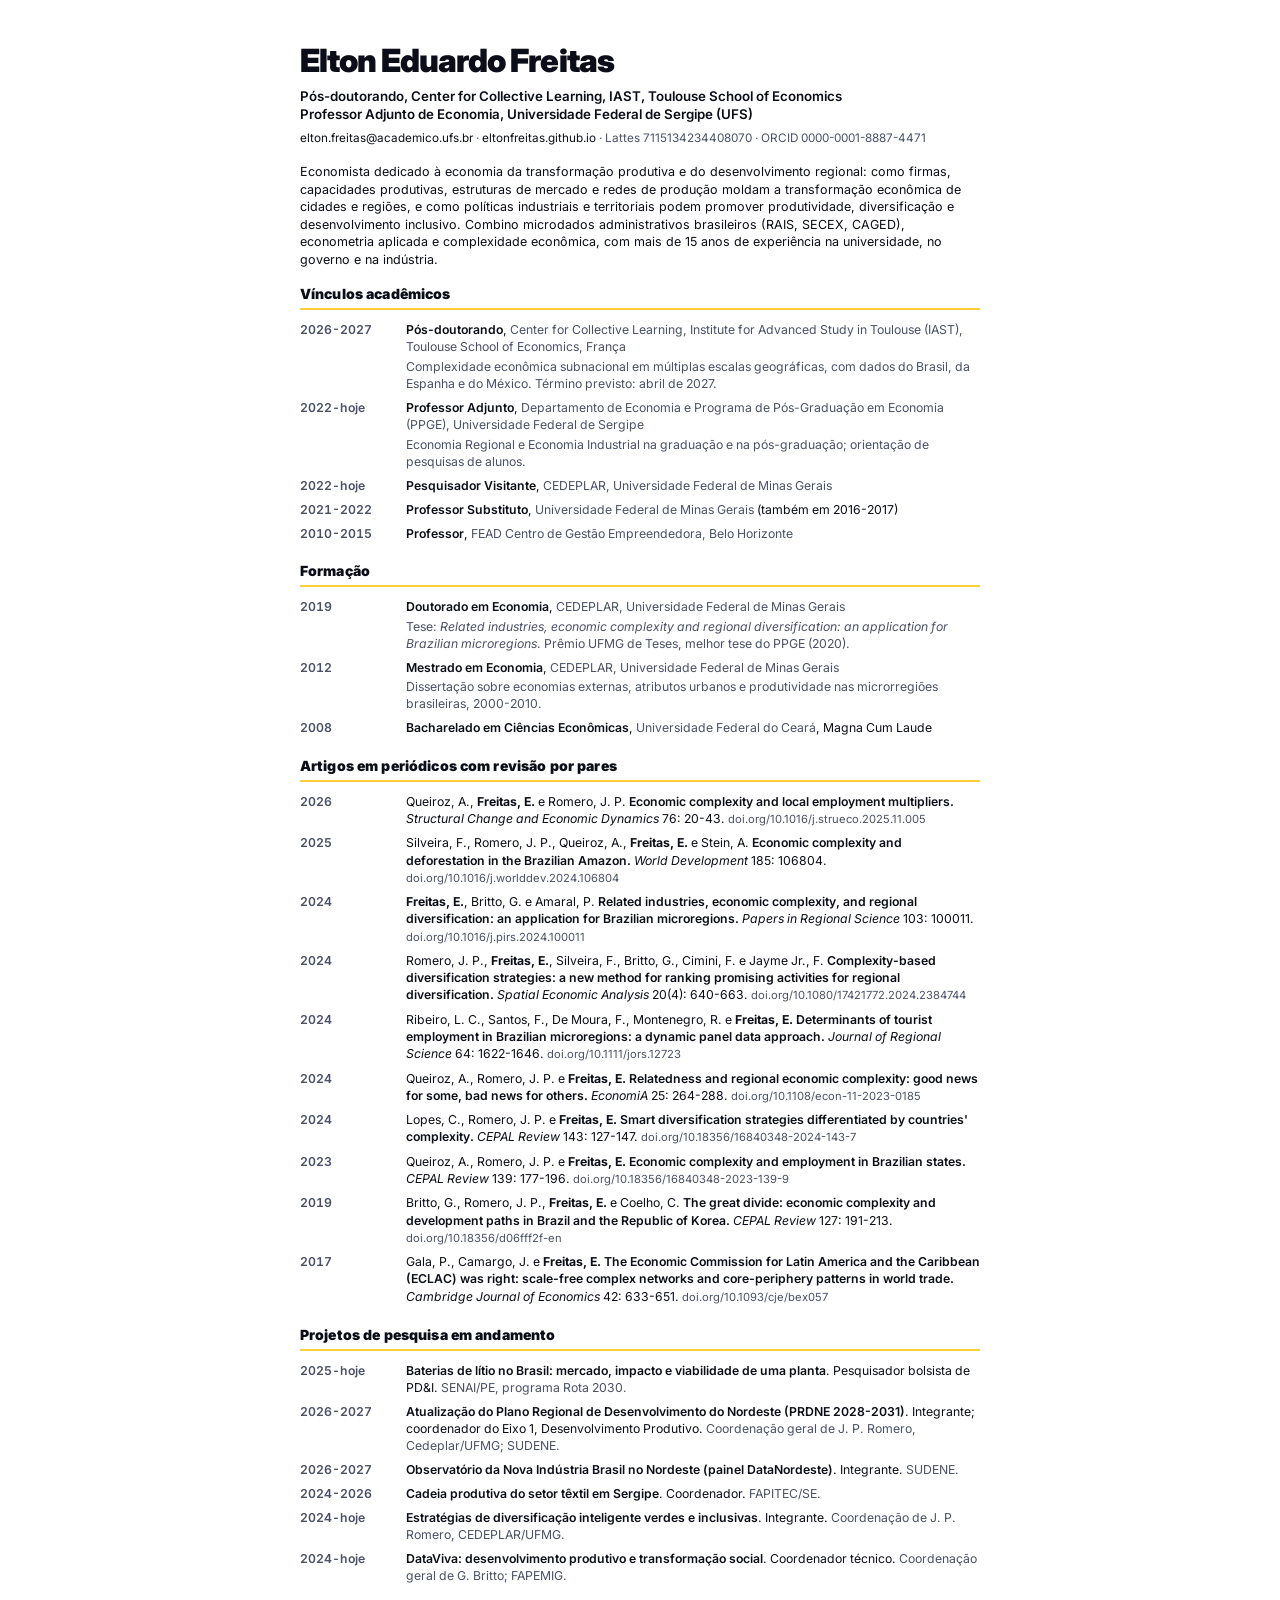
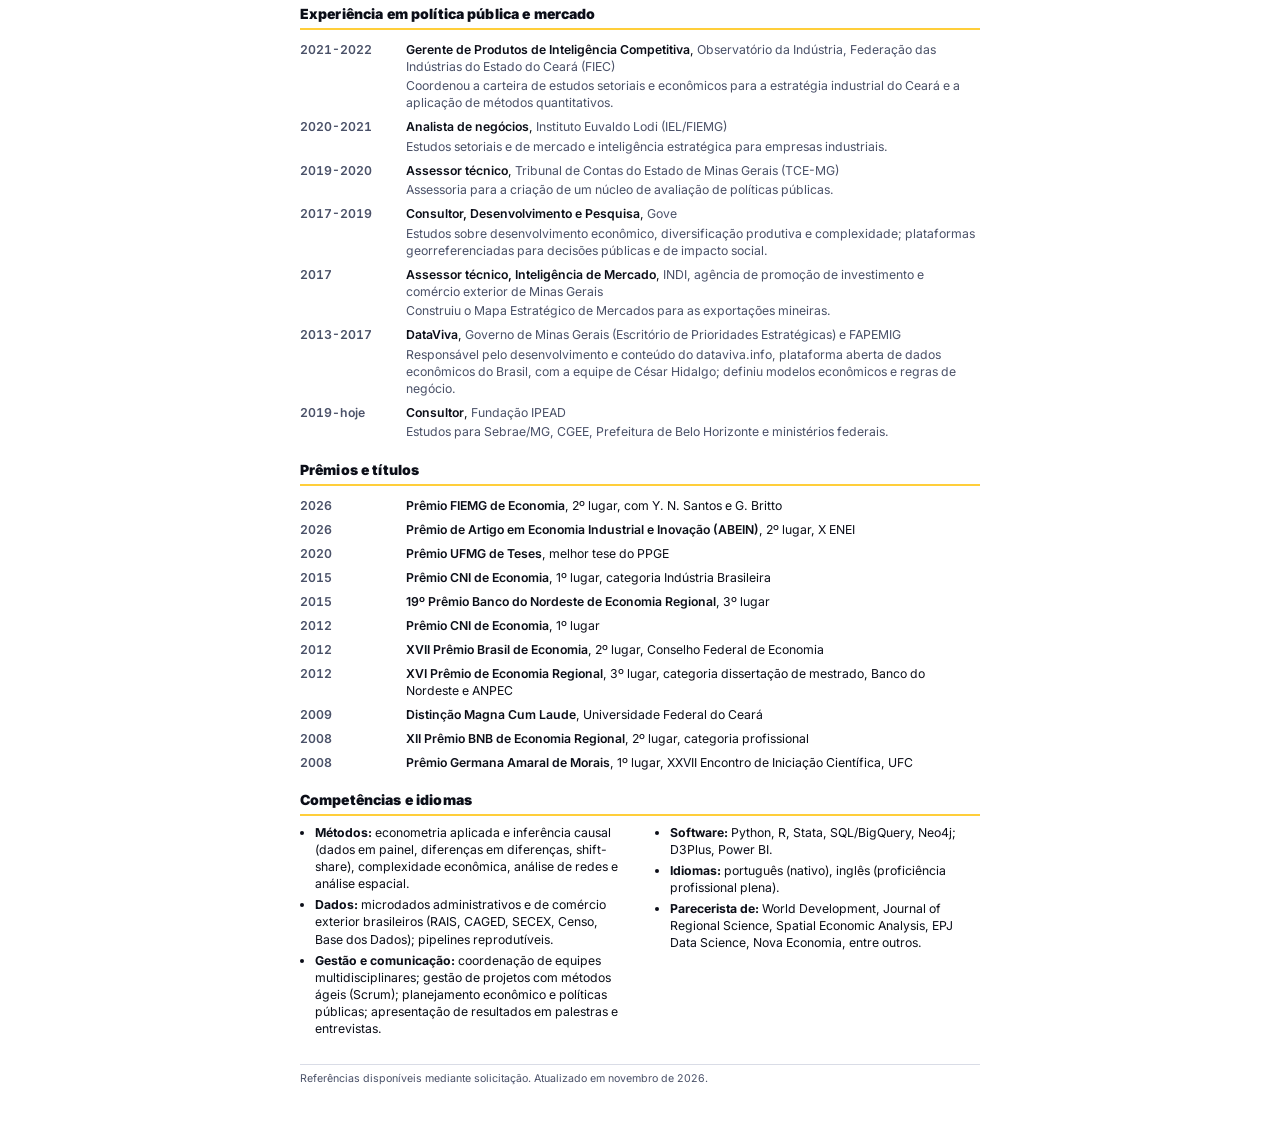
<file: cv/pt.html>
<!DOCTYPE html>
<html lang="pt-BR">
<head>
  <meta charset="utf-8">
  <meta name="viewport" content="width=device-width, initial-scale=1">
  <title>Currículo - Elton Eduardo Freitas</title>
  <meta name="robots" content="noindex">
  <link rel="preconnect" href="https://fonts.googleapis.com">
  <link rel="preconnect" href="https://fonts.gstatic.com" crossorigin>
  <link href="https://fonts.googleapis.com/css2?family=Inter:opsz,wght@14..32,400;14..32,600;14..32,900&amp;display=swap" rel="stylesheet">
  <link rel="stylesheet" href="cv.css">
</head>
<body>

<header>
  <h1>Elton Eduardo Freitas</h1>
  <p class="roles">Pós-doutorando, Center for Collective Learning, IAST, Toulouse School of Economics<br>
    Professor Adjunto de Economia, Universidade Federal de Sergipe (UFS)</p>
  <p class="contact"><span><a href="mailto:elton.freitas@academico.ufs.br">elton.freitas@academico.ufs.br</a></span><span><a href="https://eltonfreitas.github.io/pt/">eltonfreitas.github.io</a></span><span>Lattes 7115134234408070</span><span>ORCID 0000-0001-8887-4471</span></p>
</header>

<p class="summary">Economista dedicado à economia da transformação produtiva e do desenvolvimento regional: como firmas, capacidades produtivas, estruturas de mercado e redes de produção moldam a transformação econômica de cidades e regiões, e como políticas industriais e territoriais podem promover produtividade, diversificação e desenvolvimento inclusivo. Combino microdados administrativos brasileiros (RAIS, SECEX, CAGED), econometria aplicada e complexidade econômica, com mais de 15 anos de experiência na universidade, no governo e na indústria.</p>

<h2>Vínculos acadêmicos</h2>
<ul class="entries">
  <li><span class="when">2026-2027</span><span><span class="what">Pós-doutorando</span>, <span class="where">Center for Collective Learning, Institute for Advanced Study in Toulouse (IAST), Toulouse School of Economics, França</span><span class="desc">Complexidade econômica subnacional em múltiplas escalas geográficas, com dados do Brasil, da Espanha e do México. Término previsto: abril de 2027.</span></span></li>
  <li><span class="when">2022-hoje</span><span><span class="what">Professor Adjunto</span>, <span class="where">Departamento de Economia e Programa de Pós-Graduação em Economia (PPGE), Universidade Federal de Sergipe</span><span class="desc">Economia Regional e Economia Industrial na graduação e na pós-graduação; orientação de pesquisas de alunos.</span></span></li>
  <li><span class="when">2022-hoje</span><span><span class="what">Pesquisador Visitante</span>, <span class="where">CEDEPLAR, Universidade Federal de Minas Gerais</span></span></li>
  <li><span class="when">2021-2022</span><span><span class="what">Professor Substituto</span>, <span class="where">Universidade Federal de Minas Gerais</span> (também em 2016-2017)</span></li>
  <li><span class="when">2010-2015</span><span><span class="what">Professor</span>, <span class="where">FEAD Centro de Gestão Empreendedora, Belo Horizonte</span></span></li>
</ul>

<h2>Formação</h2>
<ul class="entries">
  <li><span class="when">2019</span><span><span class="what">Doutorado em Economia</span>, <span class="where">CEDEPLAR, Universidade Federal de Minas Gerais</span><span class="desc">Tese: <i>Related industries, economic complexity and regional diversification: an application for Brazilian microregions</i>. Prêmio UFMG de Teses, melhor tese do PPGE (2020).</span></span></li>
  <li><span class="when">2012</span><span><span class="what">Mestrado em Economia</span>, <span class="where">CEDEPLAR, Universidade Federal de Minas Gerais</span><span class="desc">Dissertação sobre economias externas, atributos urbanos e produtividade nas microrregiões brasileiras, 2000-2010.</span></span></li>
  <li><span class="when">2008</span><span><span class="what">Bacharelado em Ciências Econômicas</span>, <span class="where">Universidade Federal do Ceará</span>, Magna Cum Laude</span></li>
</ul>

<h2>Artigos em periódicos com revisão por pares</h2>
<ul class="entries pubs">
  <li><span class="when">2026</span><span class="what">Queiroz, A., <b>Freitas, E.</b> e Romero, J. P. <span class="title">Economic complexity and local employment multipliers.</span> <i>Structural Change and Economic Dynamics</i> 76: 20-43. <span class="doi">doi.org/10.1016/j.strueco.2025.11.005</span></span></li>
  <li><span class="when">2025</span><span class="what">Silveira, F., Romero, J. P., Queiroz, A., <b>Freitas, E.</b> e Stein, A. <span class="title">Economic complexity and deforestation in the Brazilian Amazon.</span> <i>World Development</i> 185: 106804. <span class="doi">doi.org/10.1016/j.worlddev.2024.106804</span></span></li>
  <li><span class="when">2024</span><span class="what"><b>Freitas, E.</b>, Britto, G. e Amaral, P. <span class="title">Related industries, economic complexity, and regional diversification: an application for Brazilian microregions.</span> <i>Papers in Regional Science</i> 103: 100011. <span class="doi">doi.org/10.1016/j.pirs.2024.100011</span></span></li>
  <li><span class="when">2024</span><span class="what">Romero, J. P., <b>Freitas, E.</b>, Silveira, F., Britto, G., Cimini, F. e Jayme Jr., F. <span class="title">Complexity-based diversification strategies: a new method for ranking promising activities for regional diversification.</span> <i>Spatial Economic Analysis</i> 20(4): 640-663. <span class="doi">doi.org/10.1080/17421772.2024.2384744</span></span></li>
  <li><span class="when">2024</span><span class="what">Ribeiro, L. C., Santos, F., De Moura, F., Montenegro, R. e <b>Freitas, E.</b> <span class="title">Determinants of tourist employment in Brazilian microregions: a dynamic panel data approach.</span> <i>Journal of Regional Science</i> 64: 1622-1646. <span class="doi">doi.org/10.1111/jors.12723</span></span></li>
  <li><span class="when">2024</span><span class="what">Queiroz, A., Romero, J. P. e <b>Freitas, E.</b> <span class="title">Relatedness and regional economic complexity: good news for some, bad news for others.</span> <i>EconomiA</i> 25: 264-288. <span class="doi">doi.org/10.1108/econ-11-2023-0185</span></span></li>
  <li><span class="when">2024</span><span class="what">Lopes, C., Romero, J. P. e <b>Freitas, E.</b> <span class="title">Smart diversification strategies differentiated by countries' complexity.</span> <i>CEPAL Review</i> 143: 127-147. <span class="doi">doi.org/10.18356/16840348-2024-143-7</span></span></li>
  <li><span class="when">2023</span><span class="what">Queiroz, A., Romero, J. P. e <b>Freitas, E.</b> <span class="title">Economic complexity and employment in Brazilian states.</span> <i>CEPAL Review</i> 139: 177-196. <span class="doi">doi.org/10.18356/16840348-2023-139-9</span></span></li>
  <li><span class="when">2019</span><span class="what">Britto, G., Romero, J. P., <b>Freitas, E.</b> e Coelho, C. <span class="title">The great divide: economic complexity and development paths in Brazil and the Republic of Korea.</span> <i>CEPAL Review</i> 127: 191-213. <span class="doi">doi.org/10.18356/d06fff2f-en</span></span></li>
  <li><span class="when">2017</span><span class="what">Gala, P., Camargo, J. e <b>Freitas, E.</b> <span class="title">The Economic Commission for Latin America and the Caribbean (ECLAC) was right: scale-free complex networks and core-periphery patterns in world trade.</span> <i>Cambridge Journal of Economics</i> 42: 633-651. <span class="doi">doi.org/10.1093/cje/bex057</span></span></li>
</ul>

<h2>Projetos de pesquisa em andamento</h2>
<ul class="entries">
  <li><span class="when">2025-hoje</span><span><span class="what">Baterias de lítio no Brasil: mercado, impacto e viabilidade de uma planta</span>. Pesquisador bolsista de PD&amp;I. <span class="where">SENAI/PE, programa Rota 2030.</span></span></li>
  <li><span class="when">2026-2027</span><span><span class="what">Atualização do Plano Regional de Desenvolvimento do Nordeste (PRDNE 2028-2031)</span>. Integrante; coordenador do Eixo 1, Desenvolvimento Produtivo. <span class="where">Coordenação geral de J. P. Romero, Cedeplar/UFMG; SUDENE.</span></span></li>
  <li><span class="when">2026-2027</span><span><span class="what">Observatório da Nova Indústria Brasil no Nordeste (painel DataNordeste)</span>. Integrante. <span class="where">SUDENE.</span></span></li>
  <li><span class="when">2024-2026</span><span><span class="what">Cadeia produtiva do setor têxtil em Sergipe</span>. Coordenador. <span class="where">FAPITEC/SE.</span></span></li>
  <li><span class="when">2024-hoje</span><span><span class="what">Estratégias de diversificação inteligente verdes e inclusivas</span>. Integrante. <span class="where">Coordenação de J. P. Romero, CEDEPLAR/UFMG.</span></span></li>
  <li><span class="when">2024-hoje</span><span><span class="what">DataViva: desenvolvimento produtivo e transformação social</span>. Coordenador técnico. <span class="where">Coordenação geral de G. Britto; FAPEMIG.</span></span></li>
</ul>

<h2>Experiência em política pública e mercado</h2>
<ul class="entries">
  <li><span class="when">2021-2022</span><span><span class="what">Gerente de Produtos de Inteligência Competitiva</span>, <span class="where">Observatório da Indústria, Federação das Indústrias do Estado do Ceará (FIEC)</span><span class="desc">Coordenou a carteira de estudos setoriais e econômicos para a estratégia industrial do Ceará e a aplicação de métodos quantitativos.</span></span></li>
  <li><span class="when">2020-2021</span><span><span class="what">Analista de negócios</span>, <span class="where">Instituto Euvaldo Lodi (IEL/FIEMG)</span><span class="desc">Estudos setoriais e de mercado e inteligência estratégica para empresas industriais.</span></span></li>
  <li><span class="when">2019-2020</span><span><span class="what">Assessor técnico</span>, <span class="where">Tribunal de Contas do Estado de Minas Gerais (TCE-MG)</span><span class="desc">Assessoria para a criação de um núcleo de avaliação de políticas públicas.</span></span></li>
  <li><span class="when">2017-2019</span><span><span class="what">Consultor, Desenvolvimento e Pesquisa</span>, <span class="where">Gove</span><span class="desc">Estudos sobre desenvolvimento econômico, diversificação produtiva e complexidade; plataformas georreferenciadas para decisões públicas e de impacto social.</span></span></li>
  <li><span class="when">2017</span><span><span class="what">Assessor técnico, Inteligência de Mercado</span>, <span class="where">INDI, agência de promoção de investimento e comércio exterior de Minas Gerais</span><span class="desc">Construiu o Mapa Estratégico de Mercados para as exportações mineiras.</span></span></li>
  <li><span class="when">2013-2017</span><span><span class="what">DataViva</span>, <span class="where">Governo de Minas Gerais (Escritório de Prioridades Estratégicas) e FAPEMIG</span><span class="desc">Responsável pelo desenvolvimento e conteúdo do dataviva.info, plataforma aberta de dados econômicos do Brasil, com a equipe de César Hidalgo; definiu modelos econômicos e regras de negócio.</span></span></li>
  <li><span class="when">2019-hoje</span><span><span class="what">Consultor</span>, <span class="where">Fundação IPEAD</span><span class="desc">Estudos para Sebrae/MG, CGEE, Prefeitura de Belo Horizonte e ministérios federais.</span></span></li>
</ul>

<h2>Prêmios e títulos</h2>
<ul class="entries">
  <li><span class="when">2026</span><span><span class="what">Prêmio FIEMG de Economia</span>, 2º lugar, com Y. N. Santos e G. Britto</span></li>
  <li><span class="when">2026</span><span><span class="what">Prêmio de Artigo em Economia Industrial e Inovação (ABEIN)</span>, 2º lugar, X ENEI</span></li>
  <li><span class="when">2020</span><span><span class="what">Prêmio UFMG de Teses</span>, melhor tese do PPGE</span></li>
  <li><span class="when">2015</span><span><span class="what">Prêmio CNI de Economia</span>, 1º lugar, categoria Indústria Brasileira</span></li>
  <li><span class="when">2015</span><span><span class="what">19º Prêmio Banco do Nordeste de Economia Regional</span>, 3º lugar</span></li>
  <li><span class="when">2012</span><span><span class="what">Prêmio CNI de Economia</span>, 1º lugar</span></li>
  <li><span class="when">2012</span><span><span class="what">XVII Prêmio Brasil de Economia</span>, 2º lugar, Conselho Federal de Economia</span></li>
  <li><span class="when">2012</span><span><span class="what">XVI Prêmio de Economia Regional</span>, 3º lugar, categoria dissertação de mestrado, Banco do Nordeste e ANPEC</span></li>
  <li><span class="when">2009</span><span><span class="what">Distinção Magna Cum Laude</span>, Universidade Federal do Ceará</span></li>
  <li><span class="when">2008</span><span><span class="what">XII Prêmio BNB de Economia Regional</span>, 2º lugar, categoria profissional</span></li>
  <li><span class="when">2008</span><span><span class="what">Prêmio Germana Amaral de Morais</span>, 1º lugar, XXVII Encontro de Iniciação Científica, UFC</span></li>
</ul>

<h2>Competências e idiomas</h2>
<div class="cols">
  <ul class="plain">
    <li><b>Métodos:</b> econometria aplicada e inferência causal (dados em painel, diferenças em diferenças, shift-share), complexidade econômica, análise de redes e análise espacial.</li>
    <li><b>Dados:</b> microdados administrativos e de comércio exterior brasileiros (RAIS, CAGED, SECEX, Censo, Base dos Dados); pipelines reprodutíveis.</li>
    <li><b>Gestão e comunicação:</b> coordenação de equipes multidisciplinares; gestão de projetos com métodos ágeis (Scrum); planejamento econômico e políticas públicas; apresentação de resultados em palestras e entrevistas.</li>
  </ul>
  <ul class="plain">
    <li><b>Software:</b> Python, R, Stata, SQL/BigQuery, Neo4j; D3Plus, Power BI.</li>
    <li><b>Idiomas:</b> português (nativo), inglês (proficiência profissional plena).</li>
    <li><b>Parecerista de:</b> World Development, Journal of Regional Science, Spatial Economic Analysis, EPJ Data Science, Nova Economia, entre outros.</li>
  </ul>
</div>

<footer>Referências disponíveis mediante solicitação. Atualizado em novembro de 2026.</footer>

</body>
</html>
</file>
<file: style.css>
/* Elton Freitas, personal site.
   His own working style (the one he uses in lectures and posts): a night-blue
   board, near-white text, one yellow accent, Inter Black for titles and numbers,
   and a hand-drawn yellow stroke used sparingly. */

:root {
  --ground: #0b0e18;
  --card: #1c2336;
  --line: #262e45;
  --text: #f6f6f2;
  --text-2: #c4cad9;      /* secondary text, about 11.6:1 on the ground */
  --yellow: #ffce3a;      /* the only accent, about 13:1 on the ground */
  --paper: #ffffff;       /* panel behind light figures (matches their white ground) */

  --sans: "Inter", -apple-system, BlinkMacSystemFont, "Segoe UI", Roboto, Arial, sans-serif;
  --hand: "Caveat", "Bradley Hand", cursive;

  --wide: 72rem;
  --measure: 44rem;
}

*, *::before, *::after { box-sizing: border-box; }

html {
  -webkit-text-size-adjust: 100%;
  text-size-adjust: 100%;
  scroll-behavior: smooth;
  scroll-padding-top: 5rem;
  background: var(--ground);
  color-scheme: dark;
}
@media (prefers-reduced-motion: reduce) { html { scroll-behavior: auto; } }

body {
  margin: 0;
  background: var(--ground);
  color: var(--text);
  font-family: var(--sans);
  font-size: 1.0625rem;
  line-height: 1.65;
  font-feature-settings: "cv11", "ss01";
  -webkit-font-smoothing: antialiased;
  -moz-osx-font-smoothing: grayscale;
}

::selection { background: var(--yellow); color: var(--ground); }

a {
  color: var(--text);
  text-decoration-line: underline;
  text-decoration-thickness: 2px;
  text-underline-offset: 0.22em;
  text-decoration-color: rgba(255, 206, 58, 0.55);
  transition: color 0.15s ease, text-decoration-color 0.15s ease;
}
a:hover { color: var(--yellow); text-decoration-color: var(--yellow); }

:focus-visible {
  outline: 2px solid var(--yellow);
  outline-offset: 3px;
  border-radius: 2px;
}

.skip {
  position: absolute;
  left: 1rem;
  top: -3rem;
  padding: 0.45rem 0.8rem;
  background: var(--yellow);
  color: var(--ground);
  font-weight: 600;
  font-size: 0.875rem;
  text-decoration: none;
  z-index: 20;
}
.skip:focus { top: 0.75rem; }
.skip:hover { color: var(--ground); }

.wrap {
  max-width: var(--wide);
  margin: 0 auto;
  padding: 0 1.5rem;
}

/* ---------- Header ---------- */

.masthead {
  position: sticky;
  top: 0;
  z-index: 10;
  background: rgba(11, 14, 24, 0.94);
  border-bottom: 1px solid var(--line);
}
.masthead .wrap {
  min-height: 3.75rem;
  display: flex;
  align-items: center;
  gap: 1.75rem;
}
.masthead .home {
  font-weight: 900;
  font-size: 1.125rem;
  letter-spacing: -0.02em;
  color: var(--text);
  text-decoration: none;
  margin-right: auto;
  white-space: nowrap;
}
.masthead nav ul {
  list-style: none;
  margin: 0;
  padding: 0;
  display: flex;
  gap: 1.5rem;
}
.masthead nav a,
.masthead .lang {
  font-size: 0.875rem;
  font-weight: 600;
  color: var(--text-2);
  text-decoration: none;
  white-space: nowrap;
  padding: 0.4rem 0;
}
.masthead nav a:hover,
.masthead .lang:hover { color: var(--yellow); }
.masthead nav a[aria-current="true"] {
  color: var(--text);
  box-shadow: inset 0 -2px 0 var(--yellow);
}
.masthead .lang {
  border-left: 1px solid var(--line);
  padding-left: 1.5rem;
}

/* ---------- Hand-drawn stroke: one circle, one underline, one note per screen ---------- */

/* The underline is a background stroke cloned onto every line the phrase wraps to */
.hand-under {
  background-image: url("data:image/svg+xml,%3Csvg xmlns='http://www.w3.org/2000/svg' viewBox='0 0 300 14' preserveAspectRatio='none'%3E%3Cpath d='M3 9 C 60 4, 120 11, 180 7 S 270 4, 297 8' fill='none' stroke='%23ffce3a' stroke-width='3' stroke-linecap='round' vector-effect='non-scaling-stroke'/%3E%3C/svg%3E");
  background-repeat: no-repeat;
  background-position: 0 100%;
  background-size: 100% 0.42em;
  padding-bottom: 0.16em;
  -webkit-box-decoration-break: clone;
  box-decoration-break: clone;
}
.hand-under svg { display: none; }
@media (prefers-reduced-motion: no-preference) {
  .js .hand-under { background-size: 0% 0.42em; }
  .js .hand-under.drawn {
    background-size: 100% 0.42em;
    transition: background-size 0.9s cubic-bezier(0.22, 1, 0.36, 1) 0.3s;
  }
}

.hand-circle { position: relative; display: inline-block; white-space: nowrap; }
.hand-circle svg {
  position: absolute;
  overflow: visible;
  pointer-events: none;
  fill: none;
  stroke: var(--yellow);
  stroke-width: 3;
  stroke-linecap: round;
  stroke-linejoin: round;
}
.hand-circle svg {
  left: -0.85em;
  top: -0.5em;
  width: calc(100% + 1.7em);
  height: calc(100% + 1em);
}
.hand-circle path { vector-effect: non-scaling-stroke; }
/* Written left to right, once, when it comes into view */
@media (prefers-reduced-motion: no-preference) {
  .js .hand-circle svg { clip-path: inset(-30% 100% -30% -10%); }
  .js .hand-circle.drawn svg {
    clip-path: inset(-30% -10% -30% -10%);
    transition: clip-path 0.9s cubic-bezier(0.22, 1, 0.36, 1) 0.3s;
  }
}

.note {
  font-family: var(--hand);
  font-weight: 700;
  color: var(--yellow);
  font-size: 1.6rem;
  line-height: 1;
  transform: rotate(-2deg);
  display: inline-block;
}

/* ---------- Opening ---------- */

.intro {
  padding: 4rem 0 3.5rem;
  border-bottom: 1px solid var(--line);
}
.intro .wrap {
  display: grid;
  grid-template-columns: minmax(0, 1fr) 19rem;
  gap: clamp(2rem, 6vw, 5rem);
  align-items: start;
}
.intro h1 {
  font-weight: 900;
  font-size: clamp(2.75rem, 6vw, 4.5rem);
  line-height: 0.95;
  letter-spacing: -0.035em;
  margin: 0 0 1.5rem;
}
.statement {
  font-size: clamp(1.25rem, 2.1vw, 1.5rem);
  line-height: 1.45;
  font-weight: 600;
  letter-spacing: -0.01em;
  max-width: 38rem;
  margin: 0 0 2rem;
}
.positions {
  list-style: none;
  margin: 0 0 1.75rem;
  padding: 0;
  display: grid;
  gap: 0.5rem;
  color: var(--text-2);
  font-size: 0.9375rem;
  line-height: 1.45;
}
.positions b { color: var(--text); font-weight: 600; }

.links {
  list-style: none;
  margin: 0;
  padding: 0;
  display: flex;
  flex-wrap: wrap;
  gap: 0.6rem 1.4rem;
  font-size: 0.9375rem;
  font-weight: 600;
  align-items: center;
}
.links .cv {
  display: inline-block;
  padding: 0.5rem 1.1rem;
  border: 2px solid var(--yellow);
  border-radius: 999px;
  color: var(--yellow);
  text-decoration: none;
}
.links .cv:hover { background: var(--yellow); color: var(--ground); }

.metrics {
  margin: 2.5rem 0 0;
  display: flex;
  flex-wrap: wrap;
  align-items: center;
  gap: 1rem 2.5rem;
}
.metrics .big {
  font-weight: 900;
  font-size: 3rem;
  line-height: 1;
  letter-spacing: -0.03em;
  font-variant-numeric: tabular-nums;
}
.metrics .label {
  display: block;
  font-size: 0.8125rem;
  font-weight: 600;
  color: var(--text-2);
  margin-top: 0.7rem;
}
.metrics .small {
  font-size: 0.9375rem;
  color: var(--text-2);
  line-height: 1.6;
}
.metrics .small strong { color: var(--text); font-weight: 900; font-size: 1.125rem; }
.metrics .small a { color: var(--text-2); }

/* Framed image: rounded corners, yellow corner marks */
.frame {
  position: relative;
  margin: 0;
}
.frame::before,
.frame::after {
  content: "";
  position: absolute;
  width: 2.25rem;
  height: 2.25rem;
  border: 0 solid var(--yellow);
  z-index: 1;
  pointer-events: none;
}
.frame::before { top: -0.6rem; left: -0.6rem; border-top-width: 3px; border-left-width: 3px; border-top-left-radius: 0.9rem; }
.frame::after { bottom: -0.6rem; right: -0.6rem; border-bottom-width: 3px; border-right-width: 3px; border-bottom-right-radius: 0.9rem; }
.frame img {
  display: block;
  width: 100%;
  height: auto;
  border-radius: 0.75rem;
}
/* The portrait's base fades into the ground, so its lower mark sits on the photo */
.portrait img {
  aspect-ratio: 4 / 5;
  object-fit: cover;
  object-position: 50% 20%;
  -webkit-mask-image: linear-gradient(to bottom, #000 74%, transparent 100%);
  mask-image: linear-gradient(to bottom, #000 74%, transparent 100%);
}
.portrait::after { bottom: 18%; }

/* ---------- Sections ---------- */

main section { padding: 4.5rem 0 1rem; }

h2 {
  font-weight: 900;
  font-size: clamp(2rem, 4vw, 2.75rem);
  line-height: 1;
  letter-spacing: -0.03em;
  margin: 0 0 1.75rem;
}
h3 {
  font-weight: 900;
  font-size: 1.375rem;
  line-height: 1.2;
  letter-spacing: -0.015em;
  margin: 0 0 0.6rem;
}
p { margin: 0 0 1rem; }
.lead {
  font-size: 1.1875rem;
  max-width: var(--measure);
}
cite { font-style: italic; }

/* Research axes */
.axes {
  display: grid;
  grid-template-columns: repeat(2, minmax(0, 1fr));
  gap: 3rem 3.5rem;
  margin-top: 3rem;
}
.axis {
  border-top: 1px solid var(--line);
  padding-top: 1.25rem;
}
.axis .num {
  display: block;
  font-weight: 900;
  font-size: 0.875rem;
  letter-spacing: 0.08em;
  color: var(--text-2);
  margin-bottom: 0.6rem;
  font-variant-numeric: tabular-nums;
}
.axis h3 { font-size: 1.5rem; margin-bottom: 0.85rem; }
.axis p { margin: 0; color: var(--text-2); }

/* Figure 1 */
.figure {
  margin: 3.5rem 0 0;
  max-width: 52rem;
}
.figure .panel {
  position: relative;
  background: var(--paper);
  border-radius: 0.75rem;
  padding: 1rem;
}
.figure .panel a { display: block; }
.figure .panel img { display: block; width: 100%; height: auto; border-radius: 0.4rem; }
.figure .note {
  position: absolute;
  right: 1.5rem;
  bottom: calc(100% + 0.35rem);
}
.figure figcaption {
  margin-top: 1.1rem;
  font-size: 0.9375rem;
  line-height: 1.55;
  color: var(--text-2);
  max-width: var(--measure);
}
.figure figcaption b { color: var(--text); font-weight: 900; }

/* Publications */
.bib {
  list-style: none;
  margin: 0;
  padding: 0;
  max-width: 52rem;
}
.bib li {
  display: grid;
  grid-template-columns: 4.5rem minmax(0, 1fr);
  column-gap: 1rem;
  padding: 1.1rem 0;
  border-top: 1px solid var(--line);
}
.bib .year {
  font-weight: 900;
  font-size: 1.125rem;
  color: var(--text-2);
  font-variant-numeric: tabular-nums;
  line-height: 1.4;
}
.bib .title {
  display: block;
  font-weight: 600;
  font-size: 1.0625rem;
  line-height: 1.4;
}
.bib .meta {
  display: block;
  margin-top: 0.25rem;
  font-size: 0.9375rem;
  color: var(--text-2);
}
.bib .meta b { color: var(--text); font-weight: 600; }
.bib .cites {
  display: inline-block;
  margin-top: 0.4rem;
  font-size: 0.8125rem;
  font-weight: 600;
  color: var(--text-2);
}
.after-list {
  margin-top: 1.5rem;
  font-size: 0.9375rem;
  color: var(--text-2);
  max-width: var(--measure);
}

/* Ongoing projects */
.projects {
  list-style: none;
  margin: 0;
  padding: 0;
  display: grid;
  grid-template-columns: repeat(2, minmax(0, 1fr));
  gap: 1rem;
}
.projects li {
  background: var(--card);
  border-radius: 0.75rem;
  padding: 1.25rem 1.4rem 1.35rem;
}
.projects .what {
  display: block;
  font-weight: 900;
  font-size: 1.0625rem;
  line-height: 1.3;
  letter-spacing: -0.01em;
}
.projects .role {
  display: block;
  margin-top: 0.45rem;
  font-size: 0.875rem;
  font-weight: 600;
  color: var(--text);
}
.projects .detail {
  display: block;
  margin-top: 0.4rem;
  font-size: 0.9375rem;
  line-height: 1.5;
  color: var(--text-2);
}

/* Awards */
.awards {
  list-style: none;
  margin: 0;
  padding: 0;
  max-width: 52rem;
}
.awards li {
  display: grid;
  grid-template-columns: 4.5rem minmax(0, 1fr);
  column-gap: 1rem;
  padding: 0.9rem 0;
  border-top: 1px solid var(--line);
}
.awards .year {
  font-weight: 900;
  font-size: 1.125rem;
  color: var(--text-2);
  font-variant-numeric: tabular-nums;
}
.awards .what { font-weight: 600; }
.awards .place { color: var(--text); font-weight: 900; }
.awards .detail { display: block; font-size: 0.9375rem; color: var(--text-2); }

/* Teaching */
.teaching { max-width: var(--measure); }

/* Contact: email and addresses beside a second framed portrait; tall enough for the header link */
#contact { min-height: calc(100vh - 3.75rem - 4.5rem); padding-bottom: 3rem; }
.contact-grid {
  display: grid;
  grid-template-columns: minmax(0, 1fr) 20rem;
  gap: 2rem clamp(2rem, 6vw, 5rem);
  align-items: start;
}
.contact-photo img { aspect-ratio: 4 / 5; object-fit: cover; }
.email {
  display: inline-block;
  font-weight: 900;
  font-size: clamp(1.35rem, 3.4vw, 2.25rem);
  letter-spacing: -0.02em;
  color: var(--text);
  text-decoration: none;
  margin: 0.25rem 0 2.5rem;
  overflow-wrap: anywhere;
}
.email:hover { color: var(--yellow); }
.places {
  display: grid;
  grid-template-columns: repeat(2, minmax(0, 18rem));
  gap: 2rem;
  color: var(--text-2);
  font-size: 0.9375rem;
  line-height: 1.6;
}
.places h3 { font-size: 1.0625rem; color: var(--text); margin-bottom: 0.35rem; }
address { font-style: normal; }

/* ---------- Footer ---------- */

.colophon {
  border-top: 1px solid var(--line);
  padding: 1.5rem 0 2.5rem;
  font-size: 0.8125rem;
  color: var(--text-2);
}
.colophon .wrap {
  display: flex;
  flex-wrap: wrap;
  gap: 0.5rem 2rem;
  justify-content: space-between;
}
.colophon p { margin: 0; }
.colophon a { color: var(--text-2); }

/* ---------- Responsive ---------- */

@media (max-width: 60rem) {
  .axes, .projects { grid-template-columns: minmax(0, 1fr); }
}

@media (max-width: 48rem) {
  html { scroll-padding-top: 7rem; }
  .intro { padding-top: 2.5rem; }
  .intro .wrap { grid-template-columns: minmax(0, 1fr); }
  .intro .portrait { order: -1; width: 10rem; margin: 0.5rem 0 0.75rem 0.6rem; }
  .masthead .wrap { flex-wrap: wrap; gap: 0 1rem; padding-top: 0.55rem; }
  .masthead nav { order: 3; flex-basis: 100%; padding-bottom: 0; }
  .masthead nav ul { justify-content: space-between; gap: 0 0.5rem; }
  .masthead nav a { font-size: 0.75rem; display: inline-block; padding: 0.55rem 0 0.45rem; }
  .contact-grid { grid-template-columns: minmax(0, 1fr); }
  .contact-photo { width: 14rem; margin: 0.5rem 0 0 0.6rem; }
  .masthead .lang { border-left: 0; padding-left: 0; }
  .places { grid-template-columns: minmax(0, 1fr); }
}

@media (max-width: 30rem) {
  body { font-size: 1rem; }
  .wrap { padding: 0 1rem; }
  .bib li, .awards li { grid-template-columns: minmax(0, 1fr); }
  .bib .year, .awards .year { font-size: 0.9375rem; }
  .figure .panel { padding: 0.5rem; }
  .figure .note { font-size: 1.35rem; right: 0.75rem; }
}

@media print {
  :root {
    --ground: #fff;
    --card: #fff;
    --line: #d9dce6;
    --text: #0b0e18;
    --text-2: #4a5168;
    --yellow: #8a6a00;
  }
  .masthead, .skip, .note { display: none; }
  .projects li { border: 1px solid var(--line); }
  .portrait img { -webkit-mask-image: none; mask-image: none; }
}
</file>
<file: cv/cv.css>
/* CV, printed to PDF (A4). Same palette as the site, set for paper:
   ink #0b0e18, secondary #4a5168, one yellow accent used as a rule. */

@page { size: A4; margin: 13mm 15mm 13mm; }

:root {
  --ink: #0b0e18;
  --ink-2: #4a5168;
  --rule: #d9dce6;
  --yellow: #ffce3a;
}

* { box-sizing: border-box; }

html { background: #fff; }
body {
  margin: 0 auto;
  max-width: 180mm;
  color: var(--ink);
  font-family: "Inter", -apple-system, "Segoe UI", Roboto, Arial, sans-serif;
  font-size: 9.2pt;
  line-height: 1.4;
  -webkit-print-color-adjust: exact;
  print-color-adjust: exact;
}
@media screen { body { padding: 12mm 0; } }

a { color: var(--ink); text-decoration: none; }

header { margin-bottom: 4.5mm; }
h1 {
  font-weight: 900;
  font-size: 24pt;
  letter-spacing: -0.03em;
  line-height: 1;
  margin: 0 0 2.5mm;
}
.roles { margin: 0 0 1.5mm; font-weight: 600; font-size: 10pt; }
.contact { margin: 0; color: var(--ink-2); font-size: 8.8pt; }
.contact span + span::before { content: "  ·  "; color: var(--ink-2); }

h2 {
  font-weight: 900;
  font-size: 10.5pt;
  letter-spacing: 0.01em;
  margin: 4.2mm 0 2mm;
  padding-bottom: 1.2mm;
  border-bottom: 2.2pt solid var(--yellow);
  break-after: avoid;
}

p { margin: 0 0 2mm; }
.summary { font-size: 9.4pt; }

.entries { list-style: none; margin: 0; padding: 0; }
.entries > li {
  display: grid;
  grid-template-columns: 24mm minmax(0, 1fr);
  column-gap: 4mm;
  padding: 0.9mm 0;
  break-inside: avoid;
}
.when {
  color: var(--ink-2);
  font-weight: 600;
  font-variant-numeric: tabular-nums;
}
.what { font-weight: 600; }
.where { color: var(--ink-2); }
.desc { display: block; color: var(--ink-2); margin-top: 0.6mm; }
.desc b, .entries b { color: var(--ink); }

.pubs .what { font-weight: 400; }
.pubs .title { font-weight: 600; }
.pubs .doi { color: var(--ink-2); font-size: 8.4pt; }

h2 + .cols, .cols { break-inside: avoid; }
.cols {
  display: grid;
  grid-template-columns: 1fr 1fr;
  column-gap: 8mm;
}
.plain { margin: 0; padding-left: 4mm; }
.plain li { margin-bottom: 1mm; }

footer {
  margin-top: 6mm;
  padding-top: 2mm;
  border-top: 0.6pt solid var(--rule);
  color: var(--ink-2);
  font-size: 8pt;
}
</file>
